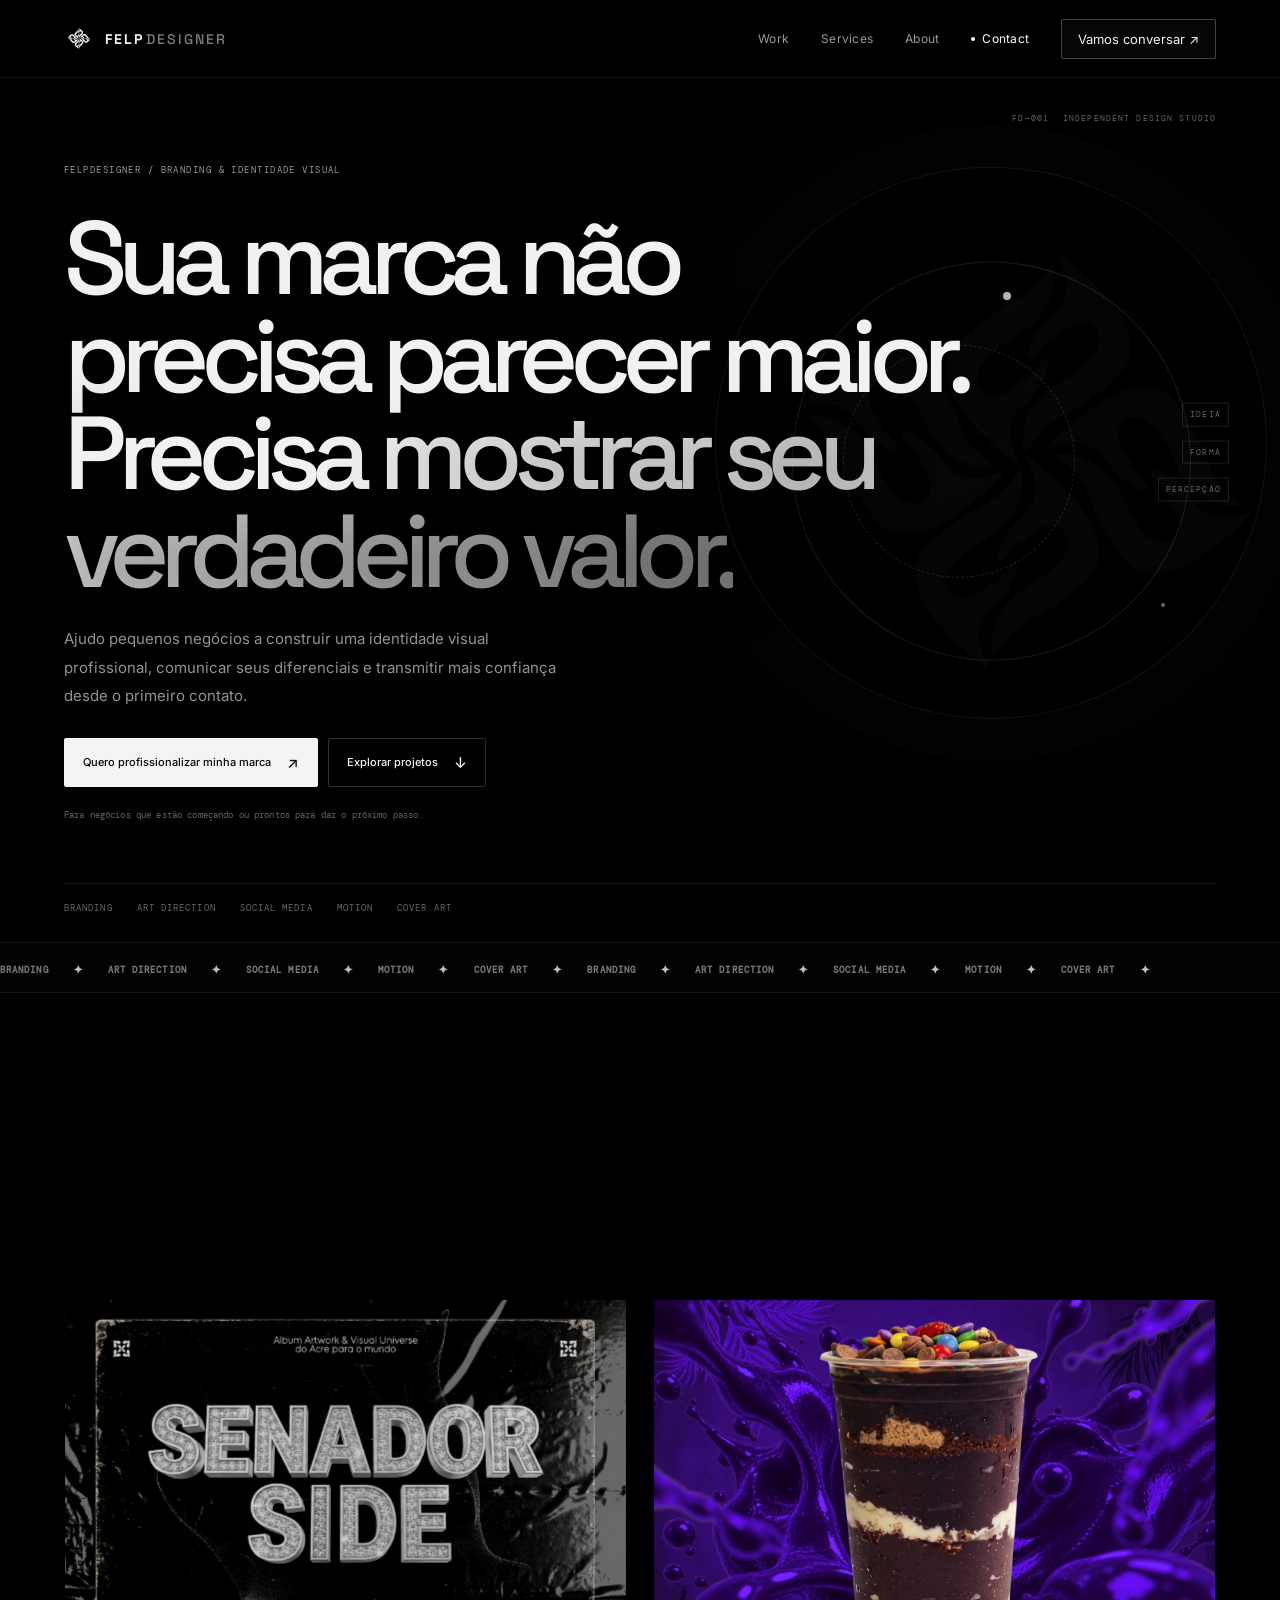
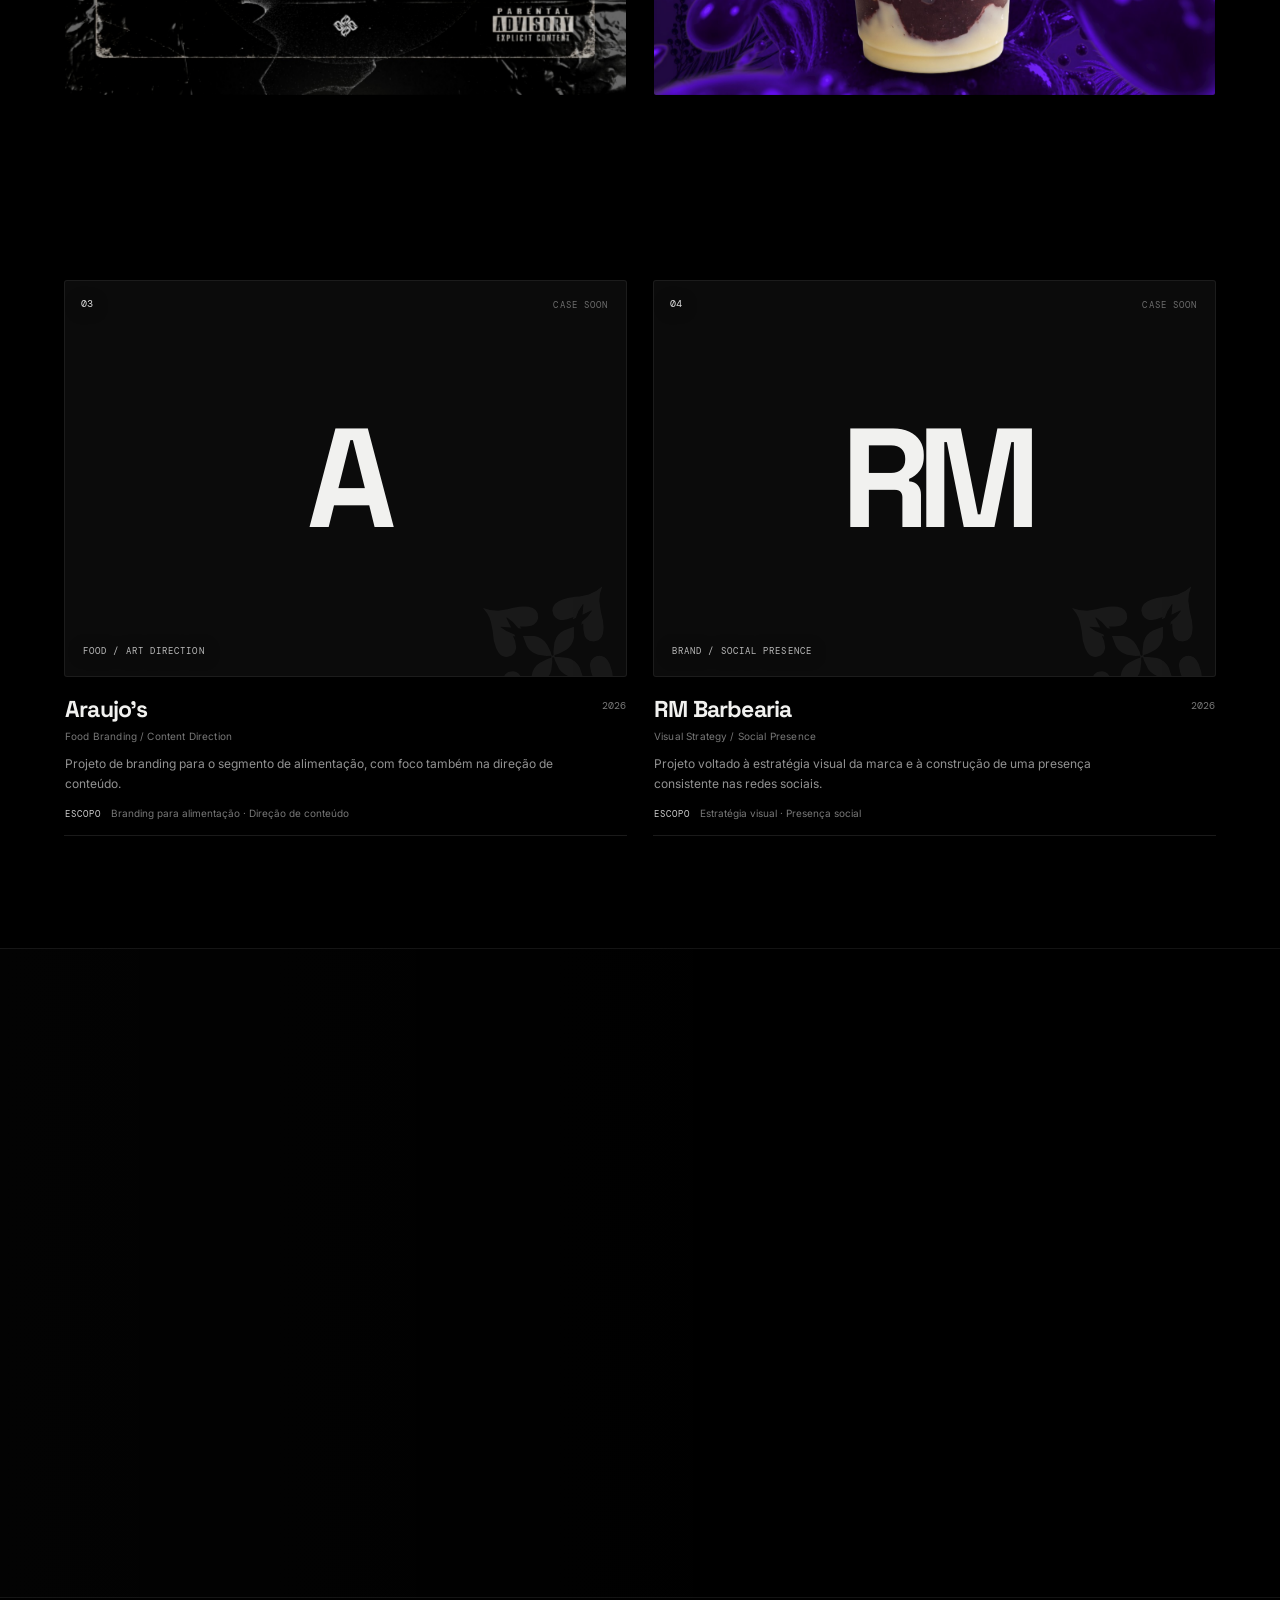
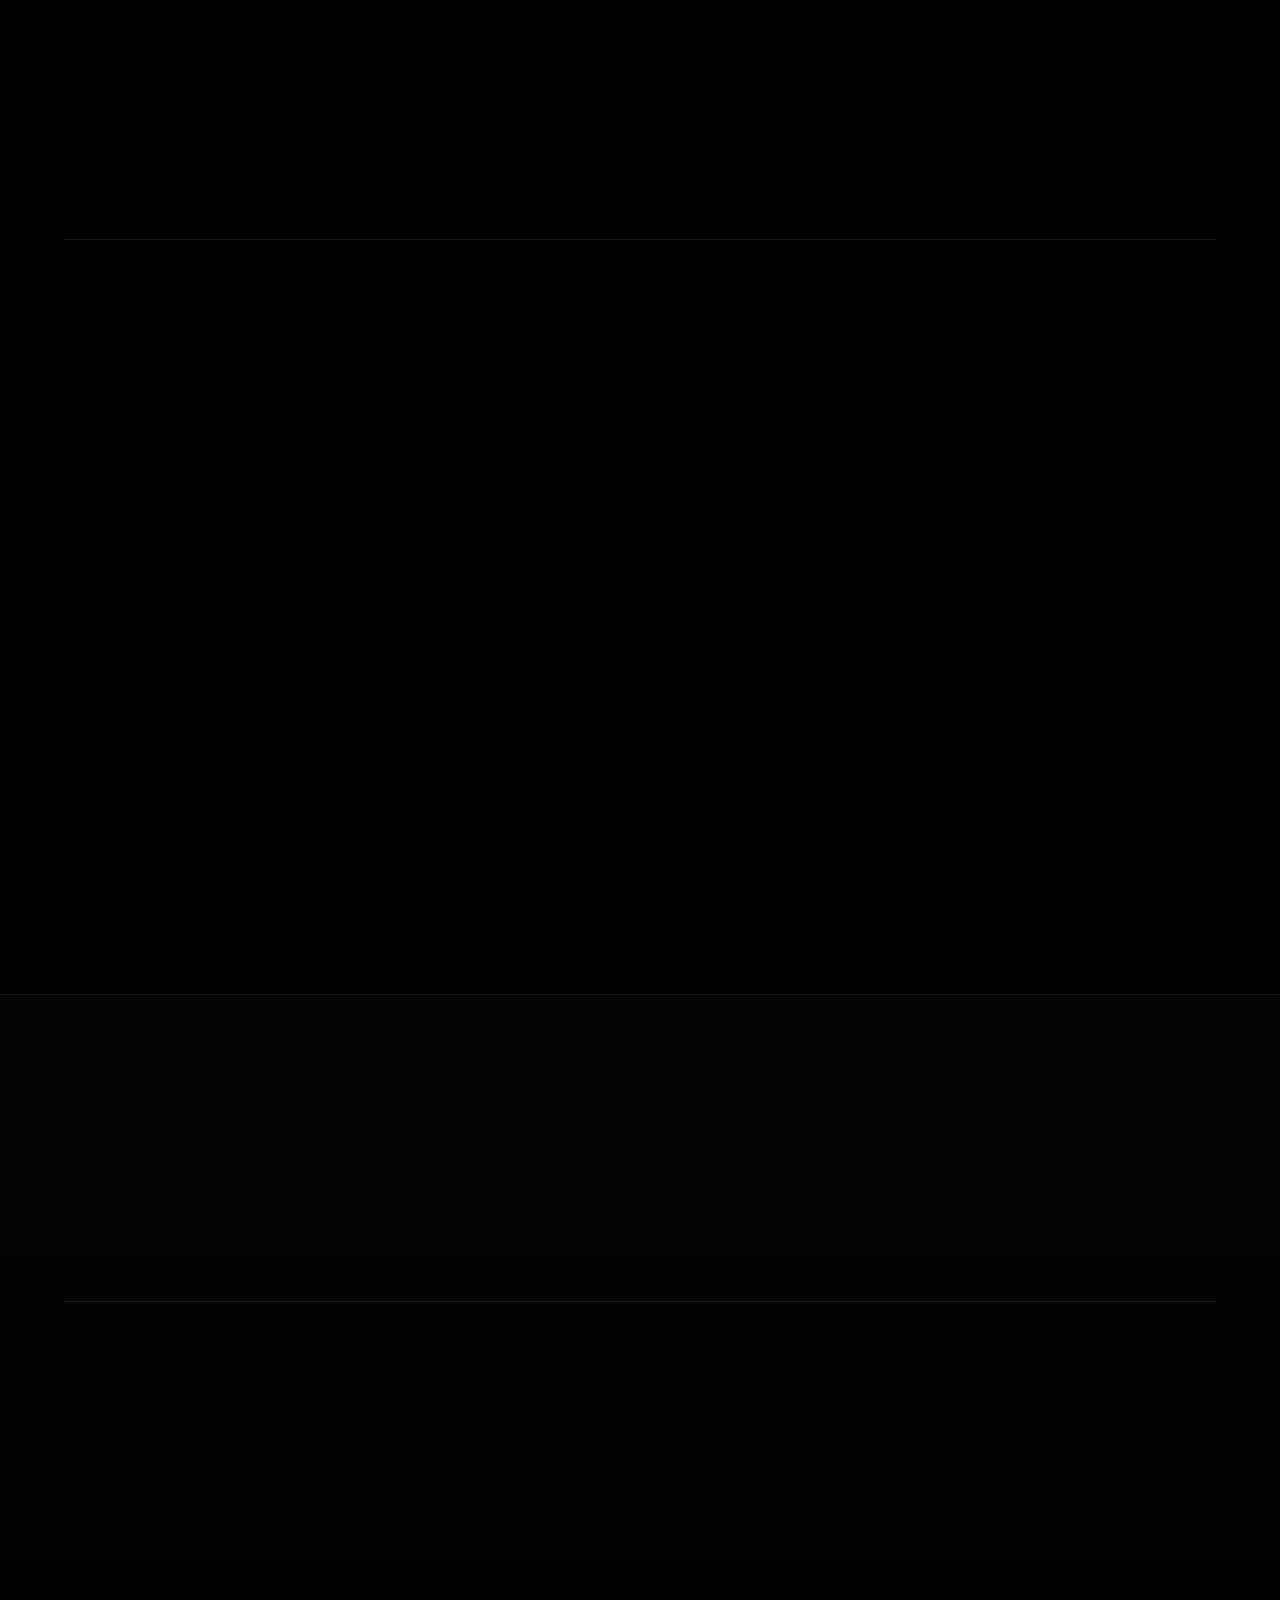
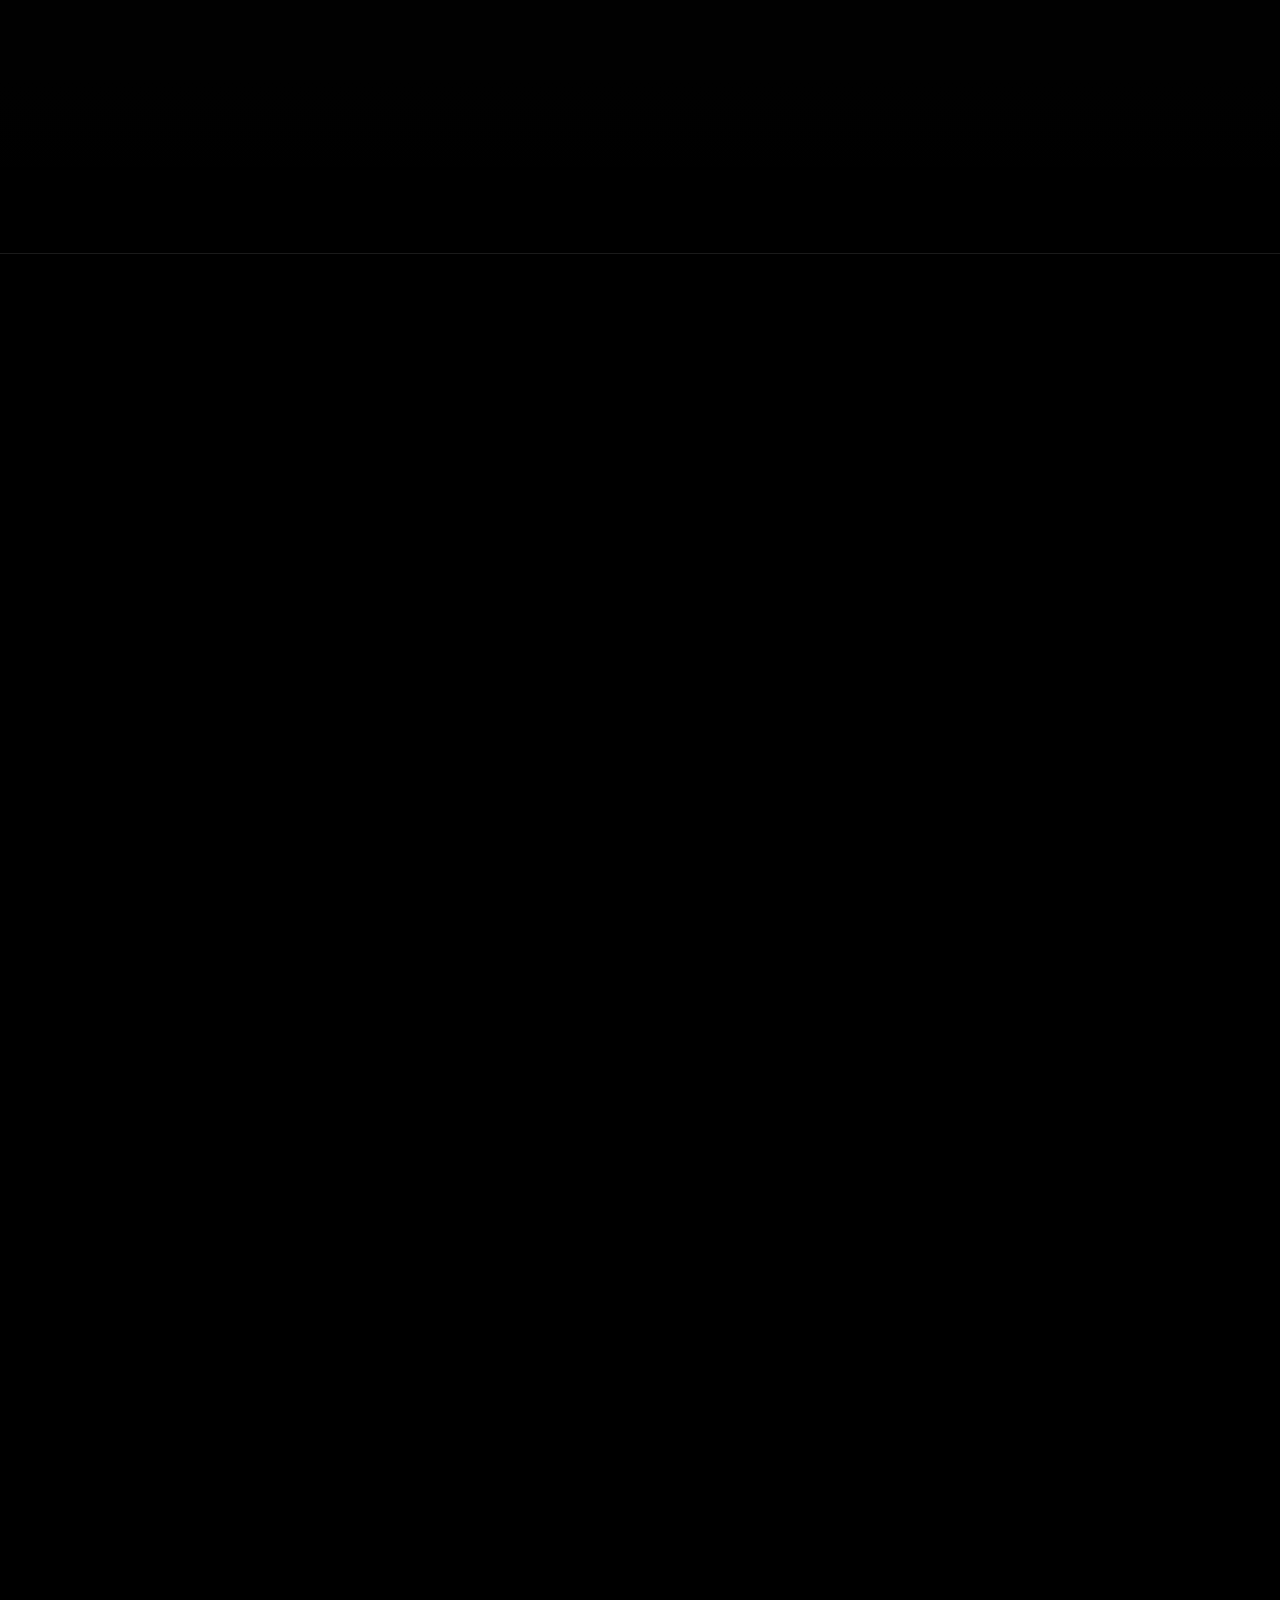
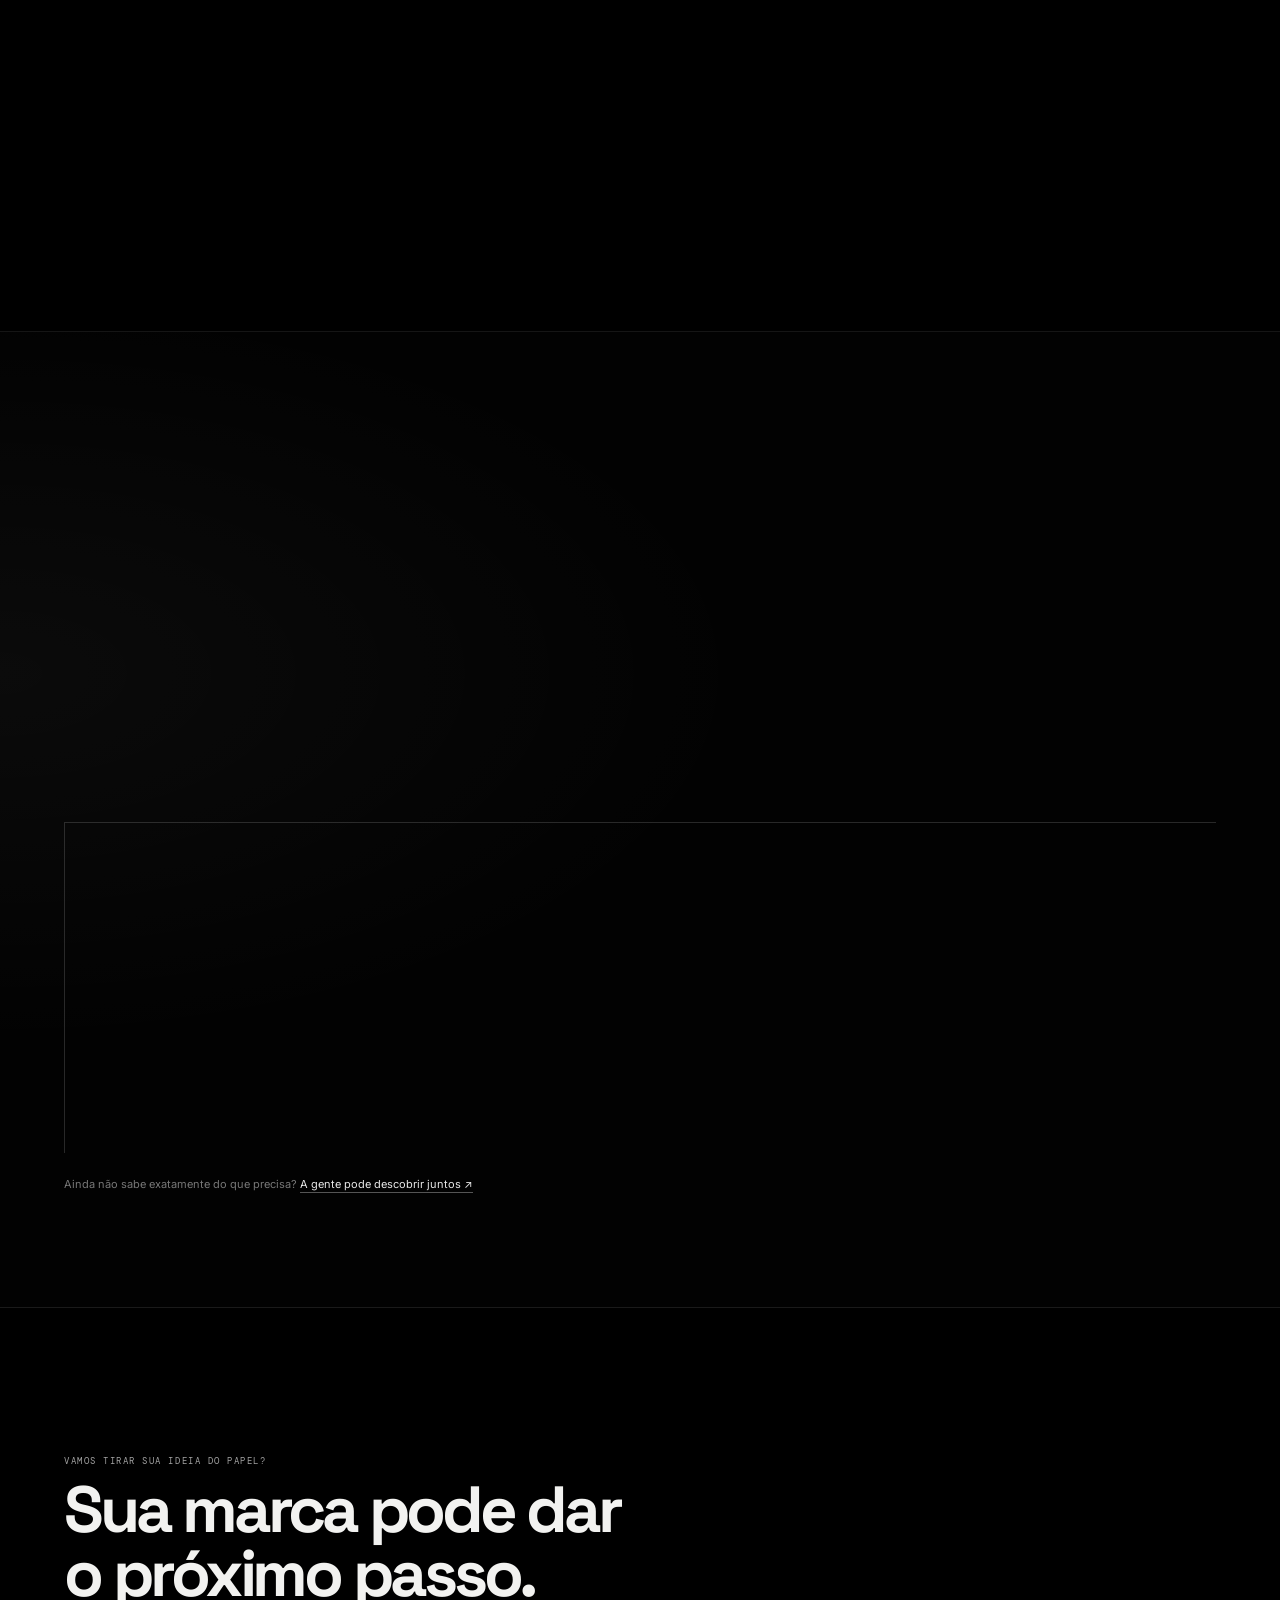
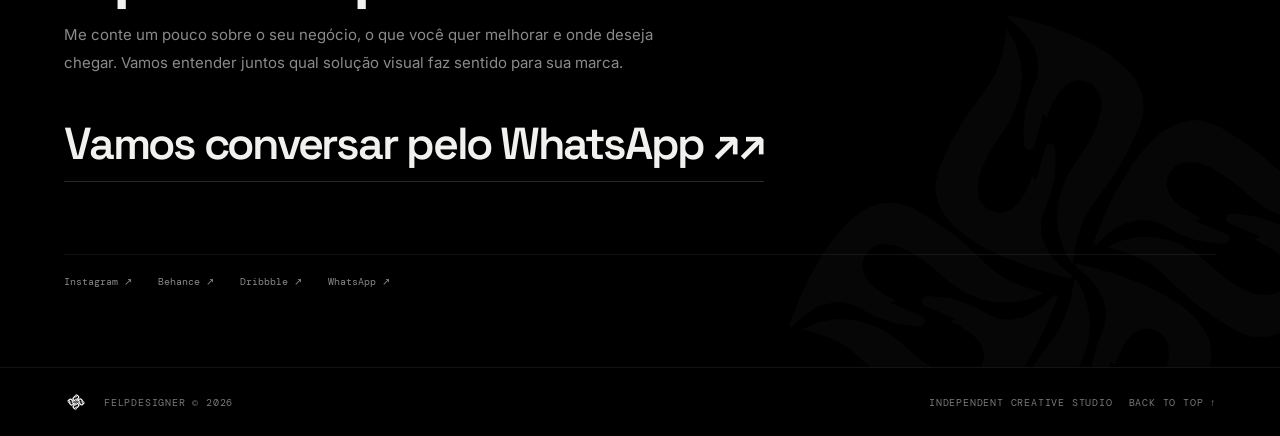
<file: docs/index.html>
<!doctype html>
<html lang="pt-BR">
<head>
  <meta charset="utf-8" />
  <meta name="viewport" content="width=device-width, initial-scale=1" />
  <meta name="description" content="Crie uma identidade visual profissional para seu negócio com a Felpdesigner. Branding, estratégia visual e design para marcas que querem crescer." />
  <meta name="theme-color" content="#000000" />
  <meta property="og:title" content="Felpdesigner | Branding e Identidade Visual para Negócios" />
  <meta property="og:description" content="Crie uma identidade visual profissional para seu negócio com a Felpdesigner. Branding, estratégia visual e design para marcas que querem crescer." />
  <title>Felpdesigner | Branding e Identidade Visual para Negócios</title>
  <link rel="icon" href="./assets/favicon.svg" type="image/svg+xml" />
  <link rel="preconnect" href="https://fonts.googleapis.com">
  <link rel="preconnect" href="https://fonts.gstatic.com" crossorigin>
  <link href="https://fonts.googleapis.com/css2?family=DM+Mono:wght@400;500&family=Inter:wght@400;500;600&family=Space+Grotesk:wght@500;600;700&display=swap" rel="stylesheet">
  <link rel="stylesheet" href="./styles.css?v=20261111-6" />
  <link rel="stylesheet" href="./home-experimental.css?v=20261026-7" />
</head>
<body>
  <div class="page-noise" aria-hidden="true"></div>

  <header class="site-header" data-header>
    <a class="brand-lockup" href="#top" aria-label="Felpdesigner — início">
      <img src="./assets/logo-white.svg" alt="" />
      <span>FELP<em>DESIGNER</em></span>
    </a>

    <button class="menu-toggle" type="button" aria-label="Abrir menu" aria-expanded="false" data-menu-button>MENU</button>

    <nav class="nav" aria-label="Navegação principal" data-menu>
      <a href="#work">Work</a>
      <a href="#services">Services</a>
      <a href="#about">About</a>
      <a href="#contact">Contact</a>
      <a class="nav-cta" href="https://wa.me/5548920023095?text=Ol%C3%A1%2C%20Felipe!%20Conheci%20seu%20trabalho%20pela%20Felpdesigner%20e%20quero%20entender%20como%20podemos%20desenvolver%20uma%20identidade%20visual%20profissional%20para%20o%20meu%20neg%C3%B3cio." target="_blank" rel="noopener">Vamos conversar ↗</a>
    </nav>
  </header>

  <main id="top">
    <section class="hero section-shell">
      <div class="hero-grid-overlay" aria-hidden="true"></div>
      <div class="hero-orbit hero-orbit-one" aria-hidden="true"></div>
      <div class="hero-orbit hero-orbit-two" aria-hidden="true"></div>
      <img class="hero-symbol" src="./assets/logo-white.svg" alt="" aria-hidden="true" />
      <div class="hero-content reveal">
        <p class="eyebrow">Felpdesigner / Branding & Identidade Visual</p>
        <h1>Sua marca não precisa parecer maior. Precisa <span>mostrar seu verdadeiro valor.</span></h1>
        <p class="hero-copy">Ajudo pequenos negócios a construir uma identidade visual profissional, comunicar seus diferenciais e transmitir mais confiança desde o primeiro contato.</p>
        <div class="hero-actions">
          <a class="btn btn-light" href="#contact">Quero profissionalizar minha marca <span aria-hidden="true">↗</span></a>
          <a class="btn btn-outline" href="#work">Explorar projetos <span aria-hidden="true">↓</span></a>
        </div>
        <p class="hero-note">Para negócios que estão começando ou prontos para dar o próximo passo.</p>
      </div>

      <div class="hero-coordinate hero-coordinate-top" aria-hidden="true">
        <span>FD—001</span>
        <span>INDEPENDENT DESIGN STUDIO</span>
      </div>
      <div class="hero-coordinate hero-coordinate-side" aria-hidden="true">
        <span>IDEIA</span><span>FORMA</span><span>PERCEPÇÃO</span>
      </div>

      <div class="hero-footer">
        <span>Branding</span>
        <span>Art Direction</span>
        <span>Social Media</span>
        <span>Motion</span>
        <span>Cover Art</span>
      </div>
    </section>

    <section class="ticker" aria-label="Especialidades">
      <div class="ticker-track">
        <span>BRANDING</span><i>✦</i><span>ART DIRECTION</span><i>✦</i><span>SOCIAL MEDIA</span><i>✦</i><span>MOTION</span><i>✦</i><span>COVER ART</span><i>✦</i>
        <span>BRANDING</span><i>✦</i><span>ART DIRECTION</span><i>✦</i><span>SOCIAL MEDIA</span><i>✦</i><span>MOTION</span><i>✦</i><span>COVER ART</span><i>✦</i>
      </div>
    </section>

    <section id="work" class="section section-shell">
      <div class="section-head reveal">
        <div>
          <p class="kicker">Selected Work / 2026</p>
          <h2>Projetos que constroem percepção.</h2>
        </div>
        <p>Conheça projetos de identidade, direção de arte e comunicação visual. Cada trabalho parte de uma ideia e ganha forma em um sistema visual consistente.</p>
      </div>

      <div class="work-grid">
        <a class="work-card work-featured reveal" href="./senador-side.html">
          <div class="work-visual visual-senador has-cover">
            <img class="cover-photo" src="./assets/senador-side-restored.jpg" alt="Capa do projeto Senador Side" loading="eager" decoding="async" />
            <div class="cover-shade" aria-hidden="true"></div>
            <span class="work-index">01</span>
            <span class="project-type">Music / Visual Identity</span>
            <span class="view-project">Abrir estudo de caso ↗</span>
          </div>
          <div class="work-meta">
            <div>
              <h3>Senador Side</h3>
              <p>Album Cover / Visual Identity / Art Direction</p>
            </div>
            <span>2026</span>
          </div>
          <div class="case-summary">
            <p>Projeto musical apresentado por meio de uma capa de álbum, identidade visual e direção de arte.</p>
            <p class="case-scope"><span>Escopo</span> Capa de álbum · Identidade visual · Direção de arte</p>
          </div>
        </a>

        <article class="work-card reveal">
          <div class="work-visual visual-puracai has-cover">
            <img class="cover-photo" src="./assets/puracai-restored.jpg" alt="Capa do projeto Puraçaí" loading="eager" decoding="async" />
            <div class="cover-shade" aria-hidden="true"></div>
            <span class="work-index">02</span>
            <span class="project-type">Branding / Social</span>
            <span class="view-project view-static">Selected work</span>
          </div>
          <div class="work-meta">
            <div><h3>Puraçaí</h3><p>Brand Identity / Social System</p></div>
            <span>2026</span>
          </div>
          <div class="case-summary">
            <p>Projeto de identidade de marca acompanhado por um sistema visual para comunicação em redes sociais.</p>
            <p class="case-scope"><span>Escopo</span> Identidade de marca · Sistema para social media</p>
          </div>
        </article>

        <article class="work-card reveal">
          <div class="work-visual visual-araujos">
            <span class="work-index">03</span>
            <span class="project-type">Food / Art Direction</span>
            <div class="project-monogram">A</div>
            <img class="work-ornament subtle" src="./assets/ornament-white.svg" alt="" aria-hidden="true" />
            <span class="view-project view-static">Case soon</span>
          </div>
          <div class="work-meta">
            <div><h3>Araujo's</h3><p>Food Branding / Content Direction</p></div>
            <span>2026</span>
          </div>
          <div class="case-summary">
            <p>Projeto de branding para o segmento de alimentação, com foco também na direção de conteúdo.</p>
            <p class="case-scope"><span>Escopo</span> Branding para alimentação · Direção de conteúdo</p>
          </div>
        </article>

        <article class="work-card reveal">
          <div class="work-visual visual-rm">
            <span class="work-index">04</span>
            <span class="project-type">Brand / Social Presence</span>
            <div class="project-monogram">RM</div>
            <img class="work-ornament subtle" src="./assets/ornament-white.svg" alt="" aria-hidden="true" />
            <span class="view-project view-static">Case soon</span>
          </div>
          <div class="work-meta">
            <div><h3>RM Barbearia</h3><p>Visual Strategy / Social Presence</p></div>
            <span>2026</span>
          </div>
          <div class="case-summary">
            <p>Projeto voltado à estratégia visual da marca e à construção de uma presença consistente nas redes sociais.</p>
            <p class="case-scope"><span>Escopo</span> Estratégia visual · Presença social</p>
          </div>
        </article>
      </div>
    </section>

    <section class="manifesto section-shell">
      <div class="manifesto-symbol-wrap reveal" aria-hidden="true">
        <img src="./assets/ornament-white.svg" alt="" />
      </div>
      <div class="manifesto-copy reveal">
        <p class="kicker">Manifesto</p>
        <h2>Não é só fazer bonito. É construir percepção.</h2>
        <p>Cada projeto nasce de uma ideia central. A partir dela, desenvolvo uma linguagem capaz de conectar conceito, estética e comunicação — da primeira impressão aos detalhes que fazem uma marca ser reconhecida.</p>
      </div>
    </section>

    <section id="services" class="section section-shell">
      <div class="section-head reveal">
        <div>
          <p class="kicker">What I do</p>
          <h2>Serviços</h2>
        </div>
        <p>Do conceito à aplicação, cada entrega é pensada como parte de um sistema visual consistente.</p>
      </div>

      <div class="service-list">
        <article class="service-row reveal"><span>01</span><h3>Branding & Identidade Visual</h3><p>Conceito, logo, sistema visual, tipografia, cores e aplicações.</p></article>
        <article class="service-row reveal"><span>02</span><h3>Direção de Arte</h3><p>Conceitos, campanhas e universos visuais para marcas e projetos criativos.</p></article>
        <article class="service-row reveal"><span>03</span><h3>Social Media Design</h3><p>Conteúdo pensado como sistema, não como uma coleção de posts desconectados.</p></article>
        <article class="service-row reveal"><span>04</span><h3>Cover Art</h3><p>Capas e identidades visuais para artistas, singles, álbuns e projetos musicais.</p></article>
        <article class="service-row reveal"><span>05</span><h3>Motion Design</h3><p>Movimento aplicado à identidade para ampliar impacto, ritmo e percepção.</p></article>
        <article class="service-row reveal"><span>06</span><h3>Campanhas & Key Visuals</h3><p>Conceitos visuais adaptáveis para diferentes formatos, mídias e pontos de contato.</p></article>
      </div>
    </section>

    <section id="process" class="section section-shell process-section">
      <div class="section-head reveal">
        <div>
          <p class="kicker">How we work</p>
          <h2>Um processo claro, do começo ao fim.</h2>
        </div>
        <p>Você entende cada etapa, participa das decisões importantes e acompanha sua marca ganhar forma com intenção.</p>
      </div>
      <div class="service-list process-list">
        <article class="service-row reveal"><span>01</span><h3>Conversa & diagnóstico</h3><p>Entendo seu negócio, seu público e o que você precisa comunicar antes de definir qualquer direção visual.</p></article>
        <article class="service-row reveal"><span>02</span><h3>Estratégia & conceito</h3><p>Organizamos as ideias e definimos um caminho visual alinhado aos objetivos e à personalidade da marca.</p></article>
        <article class="service-row reveal"><span>03</span><h3>Criação & desenvolvimento</h3><p>A identidade ganha forma com escolhas visuais consistentes e aplicações pensadas para o seu contexto.</p></article>
        <article class="service-row reveal"><span>04</span><h3>Entrega & orientação</h3><p>Você recebe os materiais combinados e orientações para aplicar a identidade com mais consistência no dia a dia.</p></article>
      </div>
    </section>

    <section id="about" class="about section-shell">
      <div class="about-intro reveal">
        <p class="kicker">About / Felpdesigner</p>
        <h2>Visual forte. Mensagem clara. Marca consistente.</h2>
      </div>

      <div class="about-grid">
        <div class="about-copy reveal">
          <p class="about-lead">Sou Felipe Araújo, designer e diretor visual por trás da Felpdesigner.</p>
          <p>Meu trabalho parte da construção de conceitos para desenvolver identidades, campanhas e universos visuais com personalidade.</p>
          <p>Trabalho principalmente com branding, direção de arte, social media, cover art e motion design, buscando transformar cada projeto em um sistema visual coerente — capaz de funcionar tanto em uma peça individual quanto em toda a comunicação de uma marca.</p>
          <p>A Felpdesigner nasce dessa busca por imagens que não apenas chamem atenção, mas criem percepção, reconhecimento e presença.</p>
        </div>

        <div class="about-system reveal">
          <div><span>01</span><strong>Identity</strong><small>Assinatura principal</small></div>
          <div><span>02</span><strong>Recognition</strong><small>Símbolos complementares</small></div>
          <div><span>03</span><strong>Atmosphere</strong><small>Padrões, textura e movimento</small></div>
        </div>
      </div>
    </section>

    <section class="brand-system section-shell">
      <div class="brand-system-grid">
        <div class="brand-mark-panel reveal">
          <img src="./assets/logo-white.svg" alt="Símbolo oficial Felpdesigner" />
          <span>Primary Mark</span>
        </div>
        <div class="brand-mark-panel reveal">
          <img src="./assets/ornament-white.svg" alt="Elemento complementar Felpdesigner" />
          <span>Secondary Element</span>
        </div>
      </div>

      <div class="palette reveal" aria-label="Paleta visual Felpdesigner">
        <div style="--swatch:#050505"><span>#050505</span></div>
        <div style="--swatch:#0D0D0D"><span>#0D0D0D</span></div>
        <div style="--swatch:#1C1C1C"><span>#1C1C1C</span></div>
        <div style="--swatch:#555555"><span>#555555</span></div>
        <div style="--swatch:#9A9A9A"><span>#9A9A9A</span></div>
        <div class="light-swatch" style="--swatch:#F2F2EF"><span>#F2F2EF</span></div>
        <div class="light-swatch" style="--swatch:#FFFFFF"><span>#FFFFFF</span></div>
      </div>
    </section>

    <section class="studio-strip section-shell reveal" aria-label="Felpdesigner em resumo">
      <div><span>01</span><strong>Concept first</strong><small>Ideia antes do efeito.</small></div>
      <div><span>02</span><strong>System thinking</strong><small>Peças que funcionam juntas.</small></div>
      <div><span>03</span><strong>Visual impact</strong><small>Presença sem excesso.</small></div>
      <div><span>04</span><strong>Built to move</strong><small>Identidade pronta para motion.</small></div>
    </section>


    <section id="start-project" class="section-shell project-pathways">
      <div class="pathways-heading reveal">
        <p class="kicker">Start a project / FD—02</p>
        <h2>Qual é o próximo passo da sua marca?</h2>
        <p>Escolha o que mais se aproxima do seu momento. A conversa já começa com contexto — sem formulário longo e sem complicação.</p>
      </div>
      <div class="pathways-grid">
        <a class="pathway-card reveal" href="https://wa.me/5548920023095?text=Ol%C3%A1%2C%20Felipe!%20Quero%20conversar%20sobre%20branding%20e%20identidade%20visual%20para%20a%20minha%20marca." target="_blank" rel="noopener">
          <span class="pathway-index">01 / MARCAS</span>
          <span class="pathway-symbol" aria-hidden="true">↗</span>
          <h3>Quero construir uma marca forte.</h3>
          <p>Identidade visual, posicionamento e um sistema visual consistente para o meu negócio.</p>
          <span class="pathway-link">Conversar sobre branding <span aria-hidden="true">↗</span></span>
        </a>
        <a class="pathway-card reveal" href="https://wa.me/5548920023095?text=Ol%C3%A1%2C%20Felipe!%20Preciso%20melhorar%20a%20presen%C3%A7a%20visual%20da%20minha%20marca%20nas%20redes%20sociais." target="_blank" rel="noopener">
          <span class="pathway-index">02 / COMUNICAÇÃO</span>
          <span class="pathway-symbol" aria-hidden="true">↗</span>
          <h3>Quero comunicar melhor.</h3>
          <p>Direção de arte e conteúdo visual para apresentar minha marca com mais consistência.</p>
          <span class="pathway-link">Conversar sobre comunicação <span aria-hidden="true">↗</span></span>
        </a>
        <a class="pathway-card reveal" href="https://wa.me/5548920023095?text=Ol%C3%A1%2C%20Felipe!%20Tenho%20um%20projeto%20musical%20ou%20criativo%20e%20quero%20conversar%20sobre%20a%20dire%C3%A7%C3%A3o%20visual." target="_blank" rel="noopener">
          <span class="pathway-index">03 / PROJETOS CRIATIVOS</span>
          <span class="pathway-symbol" aria-hidden="true">↗</span>
          <h3>Tenho uma ideia para tirar do papel.</h3>
          <p>Capas, universos visuais e direção de arte para artistas e projetos independentes.</p>
          <span class="pathway-link">Conversar sobre uma ideia <span aria-hidden="true">↗</span></span>
        </a>
      </div>
      <p class="pathways-footnote">Ainda não sabe exatamente do que precisa? <a href="https://wa.me/5548920023095?text=Ol%C3%A1%2C%20Felipe!%20Tenho%20uma%20ideia%20e%20gostaria%20de%20ajuda%20para%20entender%20qual%20solu%C3%A7%C3%A3o%20visual%20faz%20sentido." target="_blank" rel="noopener">A gente pode descobrir juntos ↗</a></p>
    </section>

    <section id="contact" class="contact section-shell">
      <img class="contact-symbol" src="./assets/logo-white.svg" alt="" aria-hidden="true" />
      <div class="contact-inner reveal">
        <p class="kicker">Vamos tirar sua ideia do papel?</p>
        <h2>Sua marca pode dar o próximo passo.</h2>
        <p>Me conte um pouco sobre o seu negócio, o que você quer melhorar e onde deseja chegar. Vamos entender juntos qual solução visual faz sentido para sua marca.</p>
        <a class="big-cta" href="https://wa.me/5548920023095?text=Ol%C3%A1%2C%20Felipe!%20Quero%20profissionalizar%20a%20identidade%20visual%20do%20meu%20neg%C3%B3cio.%20Podemos%20conversar%20sobre%20o%20projeto%3F" target="_blank" rel="noopener">Vamos conversar pelo WhatsApp ↗</a>
      </div>

      <div class="social-links reveal">
        <a href="https://www.instagram.com/designerffelp0/" target="_blank" rel="noopener">Instagram ↗</a>
        <a href="https://www.behance.net/felpdesigner" target="_blank" rel="noopener">Behance ↗</a>
        <a href="https://dribbble.com/shots/27745447-SENADOR-SIDE-Album-Cover-Visual-Identity" target="_blank" rel="noopener">Dribbble ↗</a>
        <a href="https://wa.me/5548920023095?text=Ol%C3%A1%2C%20Felipe!%20Quero%20conhecer%20melhor%20seus%20servi%C3%A7os%20de%20design%20para%20o%20meu%20neg%C3%B3cio." target="_blank" rel="noopener">WhatsApp ↗</a>
      </div>
    </section>
  </main>

  <footer class="site-footer">
    <div class="footer-brand">
      <img src="./assets/logo-white.svg" alt="" />
      <span>FELPDESIGNER © <span id="year"></span></span>
    </div>
    <div class="footer-meta">
      <span>Independent Creative Studio</span>
      <a href="#top">Back to top ↑</a>
    </div>
  </footer>

  <script src="./script.js?v=20261111-7"></script>
</body>
</html>
</file>
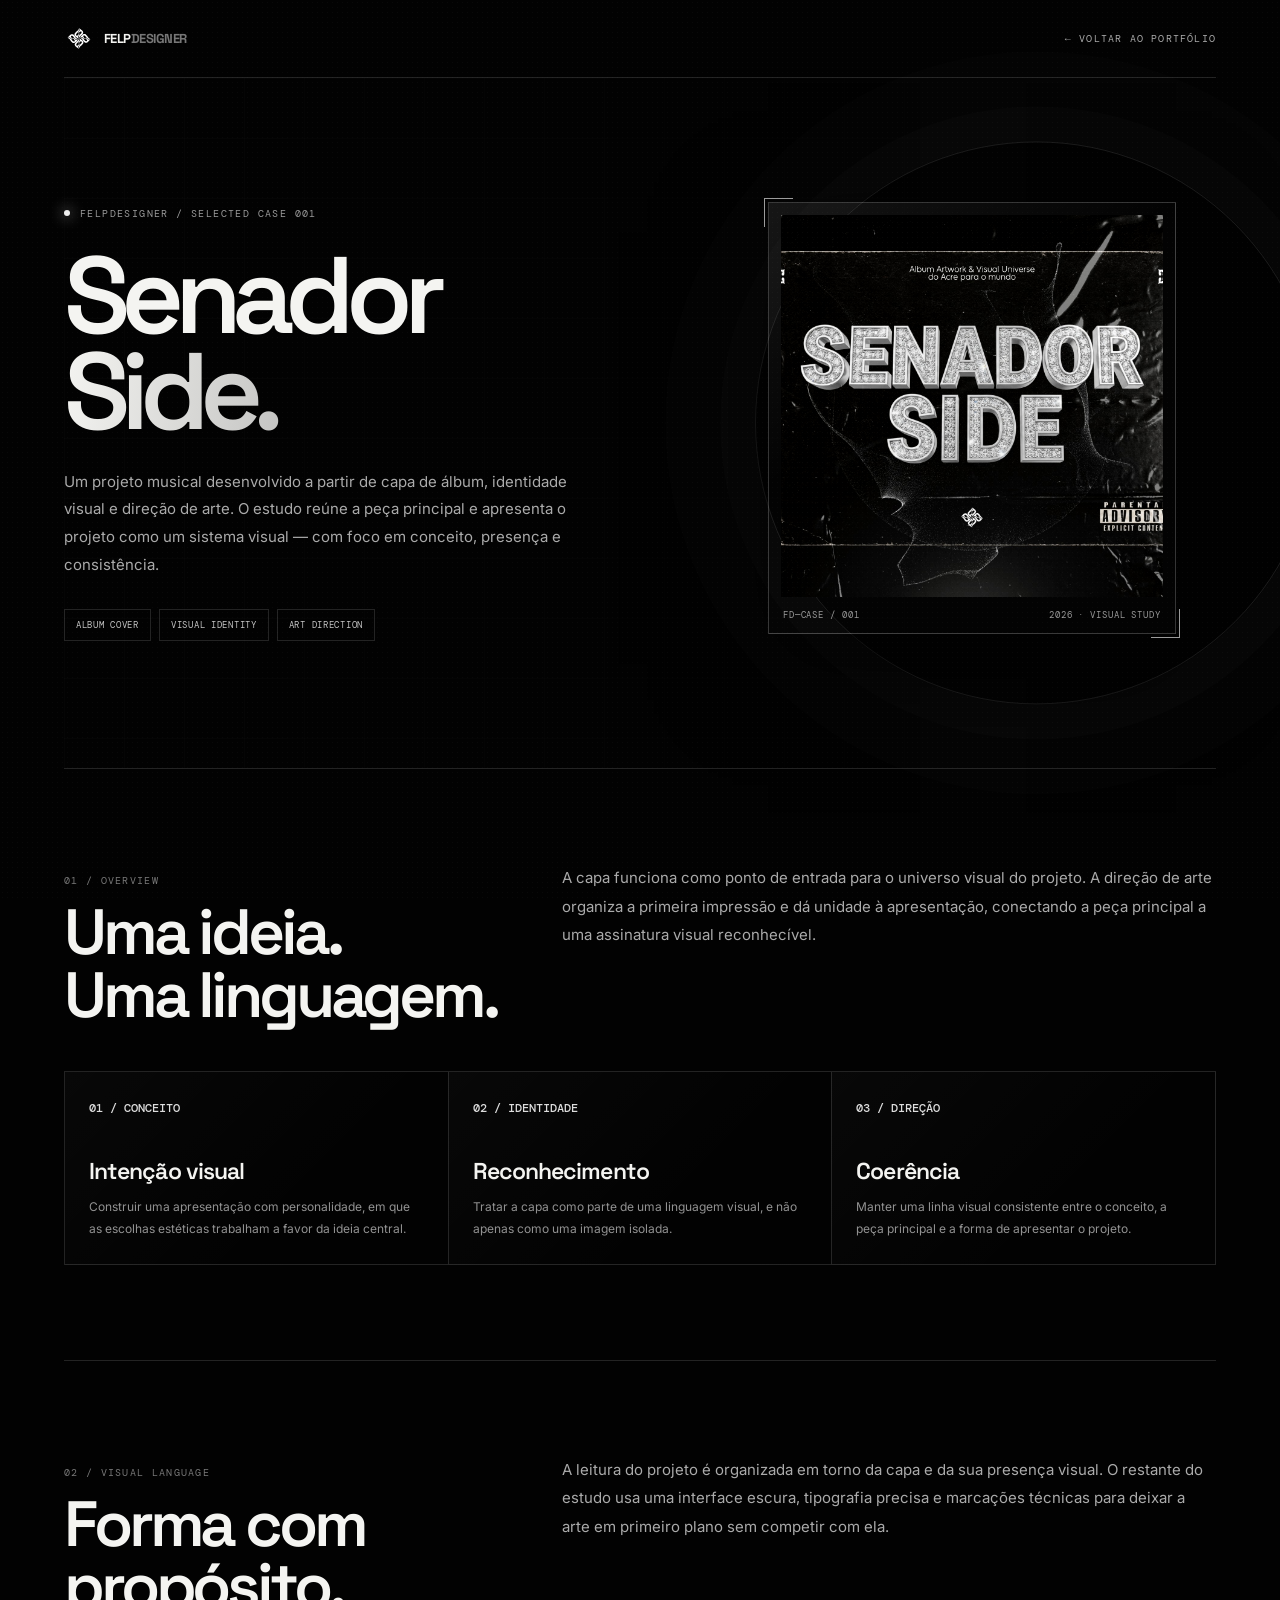
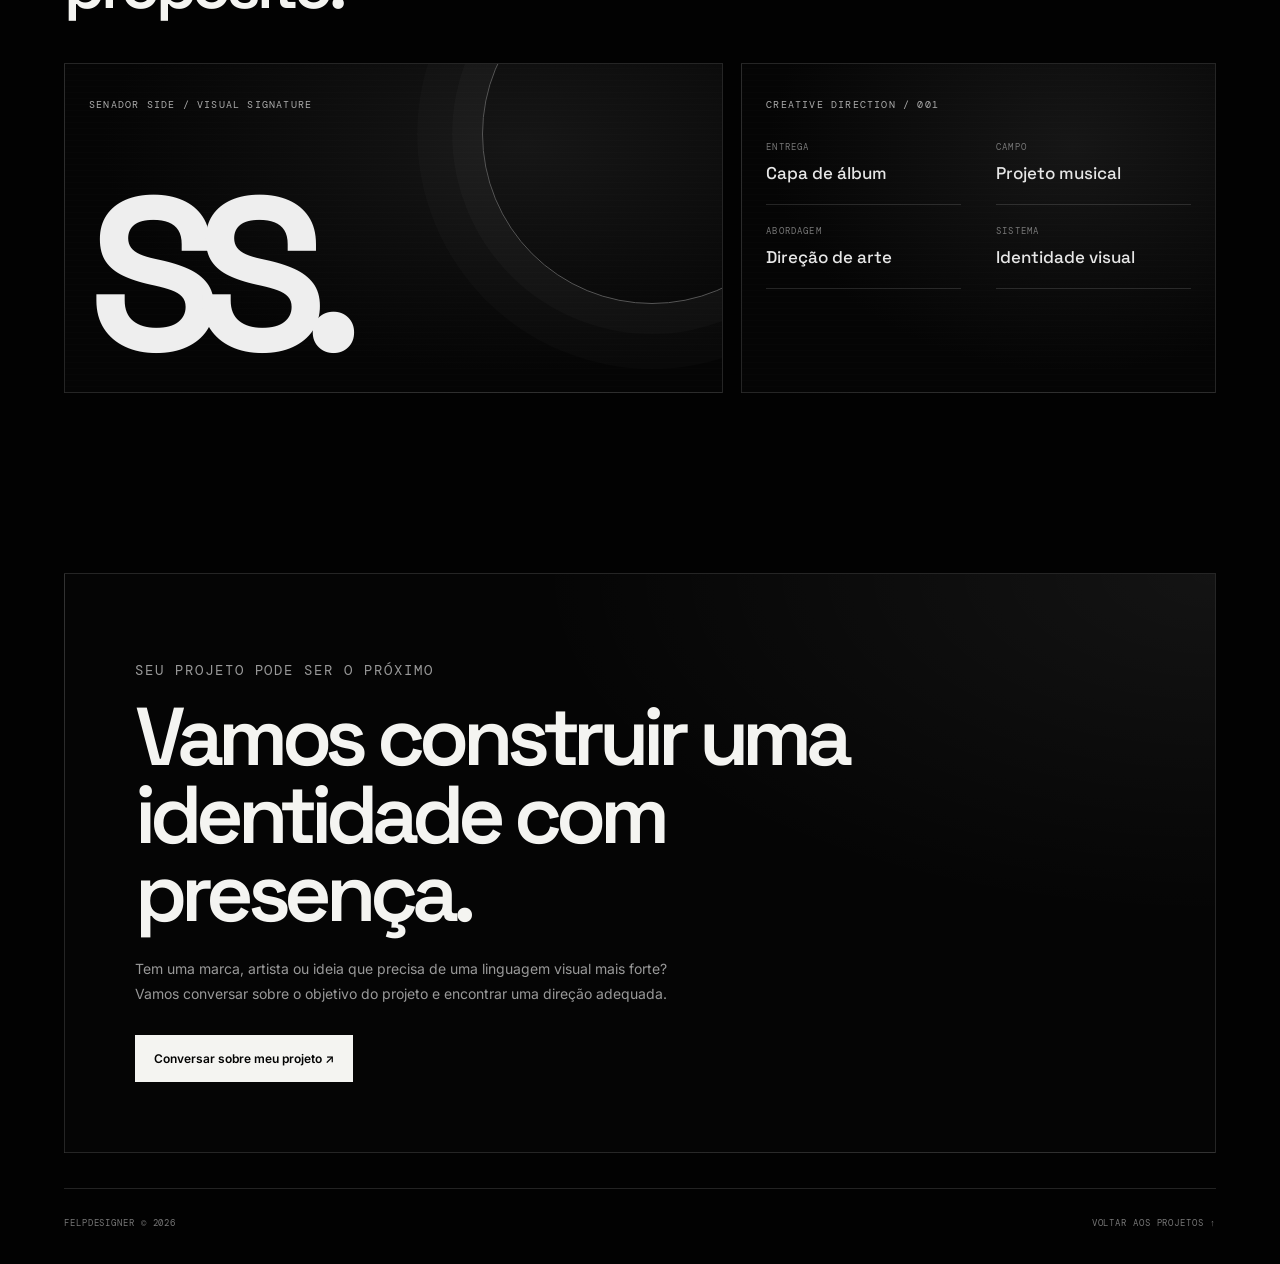
<file: docs/senador-side.html>
<!doctype html>
<html lang="pt-BR">
<head>
  <meta charset="utf-8" />
  <meta name="viewport" content="width=device-width, initial-scale=1" />
  <meta name="theme-color" content="#020202" />
  <meta name="description" content="Estudo de caso Senador Side por Felpdesigner: capa de álbum, identidade visual e direção de arte para um projeto musical." />
  <meta property="og:title" content="Senador Side — Estudo de Caso | Felpdesigner" />
  <meta property="og:description" content="Capa de álbum, identidade visual e direção de arte por Felpdesigner." />
  <title>Senador Side — Estudo de Caso | Felpdesigner</title>
  <link rel="icon" href="./assets/favicon.svg" type="image/svg+xml" />
  <link rel="preconnect" href="https://fonts.googleapis.com">
  <link rel="preconnect" href="https://fonts.gstatic.com" crossorigin>
  <link href="https://fonts.googleapis.com/css2?family=DM+Mono:wght@400;500&family=Inter:wght@400;500;600&family=Space+Grotesk:wght@500;600;700&display=swap" rel="stylesheet">
  <style>
    :root{color-scheme:dark;--bg:#020202;--panel:#080808;--white:#f4f4f1;--muted:#929292;--line:rgba(255,255,255,.13);--mono:"DM Mono",monospace;--display:"Space Grotesk",sans-serif}
    *{box-sizing:border-box}html{scroll-behavior:smooth}body{margin:0;background:var(--bg);color:var(--white);font-family:Inter,Arial,sans-serif;overflow-x:hidden}
    body:before{content:"";position:fixed;inset:0;z-index:10;pointer-events:none;opacity:.045;background-image:radial-gradient(rgba(255,255,255,.7) .5px,transparent .7px);background-size:5px 5px}
    a{color:inherit;text-decoration:none}img{display:block;max-width:100%}.wrap{width:min(1320px,90vw);margin:auto}
    .topbar{height:78px;display:flex;align-items:center;justify-content:space-between;border-bottom:1px solid var(--line);font:10px var(--mono);letter-spacing:.12em;text-transform:uppercase}
    .brand{display:flex;align-items:center;gap:10px;font:700 13px var(--display);letter-spacing:-.04em}.brand img{width:30px;height:30px;object-fit:contain}.brand em{font-style:normal;color:#777}
    .back{color:#aaa;transition:color .2s}.back:hover{color:white}
    .case-hero{position:relative;min-height:690px;display:grid;grid-template-columns:1fr .85fr;align-items:center;gap:7vw;padding:80px 0 90px;isolation:isolate}
    .case-hero:before{content:"";position:absolute;inset:0;z-index:-2;opacity:.2;background-image:linear-gradient(rgba(255,255,255,.07) 1px,transparent 1px),linear-gradient(90deg,rgba(255,255,255,.07) 1px,transparent 1px);background-size:60px 60px;mask-image:linear-gradient(90deg,#000,transparent)}
    .orb{position:absolute;z-index:-1;width:44vw;max-width:610px;aspect-ratio:1;border:1px solid rgba(255,255,255,.1);border-radius:50%;right:-8vw;top:50%;transform:translateY(-50%);box-shadow:0 0 0 35px rgba(255,255,255,.012),0 0 0 90px rgba(255,255,255,.008)}
    .eyebrow,.micro{font:10px/1.8 var(--mono);letter-spacing:.14em;text-transform:uppercase;color:#999}
    .eyebrow:before{content:"";display:inline-block;width:6px;height:6px;background:#eee;border-radius:50%;margin:0 10px 1px 0;box-shadow:0 0 15px #fff}
    h1{font:600 clamp(58px,8.5vw,118px)/.88 var(--display);letter-spacing:-.085em;margin:25px 0 28px;max-width:720px}
    h1 span{display:block;color:#747474;background:linear-gradient(100deg,#f4f4f1,#7c7c7c);background-clip:text;-webkit-background-clip:text;-webkit-text-fill-color:transparent}
    .intro{max-width:520px;font-size:15px;line-height:1.85;color:#aaa}
    .tags{display:flex;flex-wrap:wrap;gap:8px;margin-top:30px}.tags span{border:1px solid var(--line);padding:9px 11px;font:9px var(--mono);letter-spacing:.08em;text-transform:uppercase;color:#c4c4c4}
    .art-frame{position:relative;padding:12px;border:1px solid rgba(255,255,255,.2);background:linear-gradient(145deg,rgba(255,255,255,.07),rgba(255,255,255,.005) 40%);box-shadow:0 30px 100px rgba(0,0,0,.65)}
    .art-frame:before,.art-frame:after{content:"";position:absolute;width:28px;height:28px;border-color:#eee;border-style:solid;opacity:.65}.art-frame:before{top:-5px;left:-5px;border-width:1px 0 0 1px}.art-frame:after{right:-5px;bottom:-5px;border-width:0 1px 1px 0}
    .art-frame img{width:100%;aspect-ratio:1;object-fit:cover;filter:contrast(1.04);background:#080808}
    .frame-label{display:flex;justify-content:space-between;gap:10px;padding:12px 2px 0;font:9px var(--mono);letter-spacing:.1em;color:#999;text-transform:uppercase}
    .section{padding:95px 0;border-top:1px solid var(--line)}.section-head{display:grid;grid-template-columns:.7fr 1fr;gap:40px;align-items:start;margin-bottom:45px}
    .num{font:10px var(--mono);letter-spacing:.13em;color:#777}.section h2{font:600 clamp(34px,5vw,64px)/.98 var(--display);letter-spacing:-.065em;margin:14px 0 0}
    .section-lead{max-width:650px;font-size:15px;line-height:1.9;color:#aaa;margin:0}
    .principles{display:grid;grid-template-columns:repeat(3,1fr);border-top:1px solid var(--line);border-left:1px solid var(--line)}
    .principle{min-height:190px;padding:24px;border-right:1px solid var(--line);border-bottom:1px solid var(--line);background:linear-gradient(135deg,rgba(255,255,255,.025),transparent 65%)}
    .principle b{font:500 12px var(--mono);color:#ddd}.principle h3{font:600 23px var(--display);letter-spacing:-.04em;margin:40px 0 10px}.principle p{font-size:12px;line-height:1.8;color:#929292;margin:0}
    .gallery{display:grid;grid-template-columns:1fr .72fr;gap:18px;align-items:stretch}.gallery-panel{min-height:330px;border:1px solid var(--line);padding:24px;background:radial-gradient(ellipse at 70% 25%,#161616,#050505 65%);position:relative;overflow:hidden}
    .gallery-panel:after{content:"";position:absolute;inset:0;pointer-events:none;background:repeating-linear-gradient(0deg,transparent 0 5px,rgba(255,255,255,.018) 6px)}
    .giant-mark{font:700 clamp(80px,17vw,220px)/.8 var(--display);letter-spacing:-.12em;color:#eee;position:absolute;left:24px;bottom:30px}
    .rings{position:absolute;width:340px;aspect-ratio:1;border:1px solid #555;border-radius:50%;right:-100px;top:-100px;box-shadow:0 0 0 30px rgba(255,255,255,.02),0 0 0 65px rgba(255,255,255,.015)}
    .gallery-panel p{position:relative;z-index:1;font:10px var(--mono);letter-spacing:.12em;text-transform:uppercase;color:#aaa}
    .spec-list{display:grid;grid-template-columns:1fr 1fr;gap:0 35px}.spec{padding:20px 0;border-bottom:1px solid var(--line)}.spec span{display:block;font:9px var(--mono);letter-spacing:.13em;text-transform:uppercase;color:#777;margin-bottom:9px}.spec strong{font:500 17px var(--display);color:#e6e6e6}
    .cta{padding:85px 0 35px}.cta-panel{border:1px solid var(--line);padding:clamp(28px,6vw,70px);position:relative;overflow:hidden;background:radial-gradient(ellipse at 100% 0%,rgba(255,255,255,.06),transparent 42%),#050505}.cta-panel h2{font:600 clamp(38px,7vw,82px)/.95 var(--display);letter-spacing:-.075em;max-width:850px;margin:15px 0 24px}.cta-panel p{color:#999;line-height:1.8;max-width:560px;font-size:14px}.button{display:inline-flex;gap:20px;align-items:center;background:#f4f4f1;color:#030303;padding:16px 19px;margin-top:15px;font-size:12px;font-weight:600;transition:transform .2s,background .2s}.button:hover{transform:translateY(-3px);background:#fff}
    footer{display:flex;justify-content:space-between;gap:20px;padding:28px 0 35px;border-top:1px solid var(--line);font:9px var(--mono);letter-spacing:.1em;text-transform:uppercase;color:#777}

    .case-progress{position:fixed;z-index:30;top:0;left:0;width:var(--case-progress,0%);height:2px;background:#f4f4f1;box-shadow:0 0 16px rgba(255,255,255,.24);pointer-events:none}
    .case-reveal{opacity:0;transform:translateY(18px);transition:opacity .75s ease,transform .75s cubic-bezier(.2,.75,.2,1)}
    .case-reveal.is-visible{opacity:1;transform:translateY(0)}
    .principle,.gallery-panel,.spec{transition:border-color .3s ease,background-color .3s ease}
    .principle:hover{border-color:rgba(255,255,255,.28);background-color:#0b0b0b}
    .art-frame img{transition:transform .8s cubic-bezier(.2,.75,.2,1),filter .5s ease}
    .art-frame:hover img{transform:scale(1.015);filter:contrast(1.08)}
    .cta-panel:after{content:"";position:absolute;inset:0;pointer-events:none;background:linear-gradient(110deg,transparent 25%,rgba(255,255,255,.045) 50%,transparent 75%);transform:translateX(-120%);transition:transform .9s ease}
    .cta-panel:hover:after{transform:translateX(120%)}
    .case-transition{position:fixed;inset:0;z-index:100;display:flex;align-items:flex-end;justify-content:space-between;padding:26px 5vw;background:#050505;color:#f4f4f1;opacity:0;visibility:hidden;pointer-events:none;transition:opacity .32s ease,visibility .32s ease;font:10px var(--mono);letter-spacing:.14em;text-transform:uppercase}
    .case-transition.is-active{opacity:1;visibility:visible}
    @media(prefers-reduced-motion:reduce){.case-reveal,.art-frame img,.cta-panel:after,.case-transition{transition:none!important}.case-reveal{opacity:1;transform:none}}

    @media(max-width:800px){.case-hero{grid-template-columns:1fr;gap:45px;min-height:0;padding:70px 0}.orb{width:75vw;right:-20vw;top:45%}.art-frame{max-width:560px;width:100%;margin:0 auto}.section{padding:68px 0}.section-head{grid-template-columns:1fr;gap:20px}.principles{grid-template-columns:1fr}.principle{min-height:145px}.principle h3{margin-top:25px}.gallery{grid-template-columns:1fr}.gallery-panel{min-height:250px}.spec-list{grid-template-columns:1fr 1fr}}
    @media(max-width:480px){.wrap{width:88vw}.topbar{height:68px}.brand{font-size:11px}.brand img{width:25px;height:25px}.back{font-size:9px}.case-hero{padding:58px 0 65px}h1{font-size:clamp(54px,16vw,76px)}.intro{font-size:14px}.section{padding:58px 0}.spec-list{grid-template-columns:1fr}.frame-label{font-size:8px}.cta{padding-top:55px}}
    @media(prefers-reduced-motion:reduce){html{scroll-behavior:auto}.button{transition:none}}
  </style>
</head>
<body>
  <div class="case-progress" aria-hidden="true"></div>
  <div class="case-transition" aria-hidden="true"><span>FELPDESIGNER</span><span>Selected case / Senador Side</span></div>
  <header class="wrap topbar">
    <a class="brand" href="./index.html"><img src="./assets/logo-white.svg" alt=""><span>FELP<em>DESIGNER</em></span></a>
    <a class="back" href="./index.html#work">← Voltar ao portfólio</a>
  </header>
  <main class="wrap">
    <section class="case-hero">
      <div class="orb" aria-hidden="true"></div>
      <div>
        <p class="eyebrow">Felpdesigner / Selected case 001</p>
        <h1>Senador <span>Side.</span></h1>
        <p class="intro">Um projeto musical desenvolvido a partir de capa de álbum, identidade visual e direção de arte. O estudo reúne a peça principal e apresenta o projeto como um sistema visual — com foco em conceito, presença e consistência.</p>
        <div class="tags"><span>Album cover</span><span>Visual identity</span><span>Art direction</span></div>
      </div>
      <figure class="art-frame">
        <img src="./assets/senador-side-restored.jpg" alt="Arte de capa do projeto Senador Side" fetchpriority="high">
        <figcaption class="frame-label"><span>FD—CASE / 001</span><span>2026 · Visual study</span></figcaption>
      </figure>
    </section>

    <section class="section">
      <div class="section-head">
        <div><p class="num">01 / OVERVIEW</p><h2>Uma ideia.<br>Uma linguagem.</h2></div>
        <p class="section-lead">A capa funciona como ponto de entrada para o universo visual do projeto. A direção de arte organiza a primeira impressão e dá unidade à apresentação, conectando a peça principal a uma assinatura visual reconhecível.</p>
      </div>
      <div class="principles">
        <article class="principle"><b>01 / CONCEITO</b><h3>Intenção visual</h3><p>Construir uma apresentação com personalidade, em que as escolhas estéticas trabalham a favor da ideia central.</p></article>
        <article class="principle"><b>02 / IDENTIDADE</b><h3>Reconhecimento</h3><p>Tratar a capa como parte de uma linguagem visual, e não apenas como uma imagem isolada.</p></article>
        <article class="principle"><b>03 / DIREÇÃO</b><h3>Coerência</h3><p>Manter uma linha visual consistente entre o conceito, a peça principal e a forma de apresentar o projeto.</p></article>
      </div>
    </section>

    <section class="section">
      <div class="section-head">
        <div><p class="num">02 / VISUAL LANGUAGE</p><h2>Forma com propósito.</h2></div>
        <p class="section-lead">A leitura do projeto é organizada em torno da capa e da sua presença visual. O restante do estudo usa uma interface escura, tipografia precisa e marcações técnicas para deixar a arte em primeiro plano sem competir com ela.</p>
      </div>
      <div class="gallery">
        <div class="gallery-panel"><p>Senador Side / Visual signature</p><div class="rings" aria-hidden="true"></div><div class="giant-mark">SS.</div></div>
        <div class="gallery-panel"><p>Creative direction / 001</p><div class="spec-list"><div class="spec"><span>Entrega</span><strong>Capa de álbum</strong></div><div class="spec"><span>Campo</span><strong>Projeto musical</strong></div><div class="spec"><span>Abordagem</span><strong>Direção de arte</strong></div><div class="spec"><span>Sistema</span><strong>Identidade visual</strong></div></div></div>
      </div>
    </section>

    <section class="cta">
      <div class="cta-panel">
        <p class="micro">Seu projeto pode ser o próximo</p>
        <h2>Vamos construir uma identidade com presença.</h2>
        <p>Tem uma marca, artista ou ideia que precisa de uma linguagem visual mais forte? Vamos conversar sobre o objetivo do projeto e encontrar uma direção adequada.</p>
        <a class="button" href="https://wa.me/5548920023095?text=Ol%C3%A1%2C%20Felipe!%20Vi%20o%20estudo%20de%20caso%20Senador%20Side%20e%20quero%20conversar%20sobre%20um%20projeto%20visual." target="_blank" rel="noopener">Conversar sobre meu projeto ↗</a>
      </div>
    </section>
    <footer><span>FELPDESIGNER © 2026</span><a href="./index.html#work">Voltar aos projetos ↑</a></footer>
  </main>

  <script>
    // Case study motion and transitions, with reduced-motion support.
    (() => {
      const reduced = window.matchMedia('(prefers-reduced-motion: reduce)').matches;
      const progress = document.querySelector('.case-progress');
      const updateProgress = () => {
        const max = document.documentElement.scrollHeight - window.innerHeight;
        document.documentElement.style.setProperty('--case-progress', (max > 0 ? window.scrollY / max * 100 : 0).toFixed(2) + '%');
      };
      updateProgress();
      window.addEventListener('scroll', updateProgress, { passive: true });

      const revealItems = document.querySelectorAll('.case-hero > div:not(.orb), .art-frame, .section-head, .principle, .gallery-panel, .cta-panel');
      if (reduced || !('IntersectionObserver' in window)) {
        revealItems.forEach((item) => item.classList.add('is-visible'));
      } else {
        revealItems.forEach((item) => item.classList.add('case-reveal'));
        const observer = new IntersectionObserver((entries) => entries.forEach((entry) => {
          if (entry.isIntersecting) {
            entry.target.classList.add('is-visible');
            observer.unobserve(entry.target);
          }
        }), { threshold: .08, rootMargin: '0px 0px -35px 0px' });
        revealItems.forEach((item) => observer.observe(item));
      }

      const overlay = document.querySelector('.case-transition');
      document.querySelectorAll('a[href]').forEach((link) => link.addEventListener('click', (event) => {
        if (reduced || event.defaultPrevented || event.metaKey || event.ctrlKey || event.shiftKey || event.altKey || link.target === '_blank') return;
        let url;
        try { url = new URL(link.href, location.href); } catch { return; }
        if (url.origin !== location.origin || url.pathname === location.pathname || !/\.html?$/.test(url.pathname)) return;
        event.preventDefault();
        overlay.classList.add('is-active');
        window.setTimeout(() => { location.href = url.href; }, 260);
      }));
      window.addEventListener('pageshow', () => {
        if (reduced) return;
        overlay.classList.add('is-active');
        window.setTimeout(() => overlay.classList.remove('is-active'), 70);
      });
    })();
  </script>
</body>
</html>
</file>
<file: docs/styles.css>
:root{
  --bg:#050505;
  --bg-2:#0d0d0d;
  --panel:#101010;
  --panel-2:#151515;
  --text:#f2f2ef;
  --muted:#9a9a9a;
  --line:#242424;
  --line-strong:#3a3a3a;
  --white:#fff;
  --max:1600px;
}

*{box-sizing:border-box}
html{scroll-behavior:smooth}
body{
  margin:0;
  background:var(--bg);
  color:var(--text);
  font-family:Inter,Arial,sans-serif;
  overflow-x:hidden;
}
body.menu-open{overflow:hidden}
a{color:inherit;text-decoration:none}
img{display:block;max-width:100%}
button{font:inherit}

.page-noise{
  position:fixed;
  inset:0;
  z-index:999;
  pointer-events:none;
  opacity:.06;
  background-image:
    radial-gradient(circle at 20% 10%,rgba(255,255,255,.45) 0 1px,transparent 1px),
    radial-gradient(circle at 70% 80%,rgba(255,255,255,.25) 0 1px,transparent 1px);
  background-size:11px 13px,17px 19px;
  mix-blend-mode:soft-light;
}

.site-header{
  position:fixed;
  top:0;
  left:0;
  right:0;
  z-index:100;
  min-height:76px;
  padding:16px 3.5vw;
  display:flex;
  align-items:center;
  justify-content:space-between;
  gap:24px;
  border-bottom:1px solid transparent;
  transition:background .3s ease,border-color .3s ease,backdrop-filter .3s ease;
}
.site-header.scrolled{
  background:rgba(5,5,5,.82);
  border-color:rgba(255,255,255,.08);
  backdrop-filter:blur(18px);
}
.brand-lockup{
  display:flex;
  align-items:center;
  gap:12px;
  min-width:0;
}
.brand-lockup img{width:34px;height:34px;object-fit:contain}
.brand-lockup span{
  font-family:"Space Grotesk",sans-serif;
  font-weight:700;
  letter-spacing:-.035em;
  font-size:14px;
  white-space:nowrap;
}
.brand-lockup em{font-style:normal;color:#7e7e7e;font-weight:500;margin-left:2px}

.nav{display:flex;align-items:center;gap:28px;font-size:13px}
.nav>a:not(.nav-cta){color:#aaa;transition:color .2s ease}
.nav>a:not(.nav-cta):hover{color:#fff}
.nav-cta{
  padding:11px 15px;
  border:1px solid var(--line-strong);
  border-radius:999px;
  transition:background .2s,color .2s;
}
.nav-cta:hover{background:#fff;color:#000}
.menu-toggle{
  display:none;
  border:0;
  background:none;
  color:#fff;
  letter-spacing:.08em;
  font-family:"DM Mono",monospace;
  font-size:12px;
  padding:10px;
}

.section-shell{
  width:min(100%,var(--max));
  margin:0 auto;
  padding-left:3.5vw;
  padding-right:3.5vw;
}
.hero{
  min-height:920px;
  padding-top:160px;
  padding-bottom:42px;
  display:flex;
  flex-direction:column;
  justify-content:center;
  position:relative;
  overflow:hidden;
}
.hero-symbol{
  position:absolute;
  width:min(61vw,900px);
  right:-12vw;
  top:50%;
  transform:translateY(-49%) rotate(8deg);
  opacity:.055;
  filter:blur(.1px);
  pointer-events:none;
}
.hero-content{position:relative;z-index:2;max-width:1250px}
.eyebrow,.kicker{
  margin:0;
  font-family:"DM Mono",monospace;
  text-transform:uppercase;
  letter-spacing:.13em;
  font-size:11px;
  color:#777;
}
.hero h1{
  margin:20px 0 28px;
  max-width:1200px;
  font-family:"Space Grotesk",sans-serif;
  font-size:clamp(64px,8.7vw,148px);
  line-height:.87;
  letter-spacing:-.072em;
  font-weight:700;
}
.hero h1 span{color:#666}
.hero-copy{
  margin:0;
  max-width:720px;
  color:#aaa;
  font-size:clamp(18px,1.6vw,25px);
  line-height:1.45;
}
.hero-actions{display:flex;gap:12px;flex-wrap:wrap;margin-top:34px}
.btn{
  display:inline-flex;
  align-items:center;
  justify-content:center;
  min-height:46px;
  padding:0 20px;
  border-radius:999px;
  font-size:13px;
  border:1px solid #3a3a3a;
  transition:all .2s ease;
}
.btn-light{background:#fff;color:#000;border-color:#fff}
.btn-light:hover{background:#dcdcdc}
.btn-outline:hover{background:#fff;color:#000}
.hero-footer{
  position:absolute;
  left:3.5vw;
  right:3.5vw;
  bottom:34px;
  display:flex;
  flex-wrap:wrap;
  gap:11px 24px;
  font-family:"DM Mono",monospace;
  color:#555;
  font-size:10px;
  text-transform:uppercase;
  letter-spacing:.12em;
}

.ticker{
  overflow:hidden;
  border-top:1px solid var(--line);
  border-bottom:1px solid var(--line);
  padding:15px 0;
}
.ticker-track{
  display:inline-flex;
  align-items:center;
  gap:22px;
  min-width:max-content;
  animation:ticker 28s linear infinite;
  font-family:"Space Grotesk",sans-serif;
  font-weight:600;
  font-size:13px;
}
.ticker i{font-style:normal;color:#555;font-size:10px}
@keyframes ticker{to{transform:translateX(-50%)}}

.section{padding-top:130px;padding-bottom:130px}
.section-head{
  display:grid;
  grid-template-columns:minmax(0,1.3fr) minmax(280px,.7fr);
  gap:50px;
  align-items:end;
  margin-bottom:54px;
}
.section-head h2,.manifesto h2,.about h2,.contact h2{
  margin:11px 0 0;
  font-family:"Space Grotesk",sans-serif;
  font-size:clamp(46px,6vw,96px);
  letter-spacing:-.06em;
  line-height:.95;
}
.section-head>p{
  max-width:560px;
  margin:0 0 6px;
  color:#888;
  line-height:1.65;
  font-size:15px;
}

.work-grid{
  display:grid;
  grid-template-columns:repeat(2,minmax(0,1fr));
  gap:20px;
}
.work-card{display:block}
.work-visual{
  aspect-ratio:16/10;
  border:1px solid var(--line);
  position:relative;
  overflow:hidden;
  display:grid;
  place-items:center;
  transition:border-color .25s ease;
}
.work-featured:hover .work-visual{border-color:#555}
.work-featured:hover .project-monogram{transform:scale(1.045)}
.visual-senador{background:linear-gradient(135deg,#0b0b0b,#171717 58%,#080808)}
.visual-puracai{background:linear-gradient(135deg,#28143e,#0f0717)}
.visual-araujos{background:linear-gradient(135deg,#241306,#080808)}
.visual-rm{background:linear-gradient(135deg,#1b1b1b,#080808)}
.project-monogram{
  position:relative;
  z-index:2;
  font-family:"Space Grotesk",sans-serif;
  font-size:clamp(72px,11vw,180px);
  font-weight:700;
  letter-spacing:-.09em;
  transition:transform .45s cubic-bezier(.2,.7,.2,1);
}
.work-index{
  position:absolute;
  top:18px;left:18px;
  z-index:3;
  font-family:"DM Mono",monospace;
  font-size:10px;color:#757575;
}
.work-ornament{
  position:absolute;
  width:62%;
  right:-18%;
  bottom:-43%;
  opacity:.10;
  transform:rotate(-10deg);
}
.work-ornament.subtle{opacity:.055}
.view-project{
  position:absolute;
  right:18px;
  top:18px;
  z-index:3;
  font-family:"DM Mono",monospace;
  font-size:10px;
  color:#aaa;
  text-transform:uppercase;
  letter-spacing:.08em;
}
.work-meta{
  display:flex;
  justify-content:space-between;
  gap:30px;
  padding:18px 2px 28px;
}
.work-meta h3{
  margin:0 0 5px;
  font-family:"Space Grotesk",sans-serif;
  font-size:21px;
  letter-spacing:-.025em;
}
.work-meta p{margin:0;color:#666;font-size:12px}
.work-meta>span{font-family:"DM Mono",monospace;color:#555;font-size:10px;padding-top:5px}

.manifesto{
  min-height:760px;
  display:grid;
  grid-template-columns:minmax(340px,.8fr) minmax(0,1.2fr);
  align-items:center;
  gap:80px;
  border-top:1px solid var(--line);
  border-bottom:1px solid var(--line);
}
.manifesto-symbol-wrap{
  display:grid;
  place-items:center;
  min-height:520px;
  overflow:hidden;
  position:relative;
}
.manifesto-symbol-wrap img{
  width:min(760px,125%);
  opacity:.16;
  transform:rotate(12deg);
}
.manifesto-copy{max-width:840px}
.manifesto-copy>p:last-child{
  max-width:720px;
  color:#888;
  font-size:17px;
  line-height:1.7;
  margin-top:28px;
}

.service-list{border-top:1px solid var(--line)}
.service-row{
  display:grid;
  grid-template-columns:70px minmax(0,1.2fr) minmax(260px,.8fr);
  gap:30px;
  padding:31px 0;
  border-bottom:1px solid var(--line);
  align-items:start;
}
.service-row>span{
  font-family:"DM Mono",monospace;
  color:#555;
  font-size:10px;
  padding-top:10px;
}
.service-row h3{
  margin:0;
  font-family:"Space Grotesk",sans-serif;
  font-size:clamp(25px,2.7vw,44px);
  letter-spacing:-.04em;
}
.service-row p{margin:6px 0 0;color:#777;line-height:1.65}

.about{
  padding-top:130px;
  padding-bottom:130px;
  border-top:1px solid var(--line);
}
.about-intro{max-width:1100px}
.about-grid{
  display:grid;
  grid-template-columns:minmax(0,1.15fr) minmax(320px,.85fr);
  gap:100px;
  margin-top:70px;
}
.about-copy{max-width:760px}
.about-copy p{color:#858585;line-height:1.75;font-size:16px}
.about-copy .about-lead{color:#fff;font-size:clamp(24px,2.5vw,38px);line-height:1.35;font-family:"Space Grotesk";letter-spacing:-.035em}
.about-system{border-top:1px solid var(--line)}
.about-system>div{
  display:grid;
  grid-template-columns:45px 1fr;
  gap:4px 18px;
  padding:22px 0;
  border-bottom:1px solid var(--line);
}
.about-system span{grid-row:1/3;font-family:"DM Mono";font-size:10px;color:#555;padding-top:7px}
.about-system strong{font-family:"Space Grotesk";font-size:22px}
.about-system small{color:#666;font-size:12px}

.brand-system{padding-bottom:130px}
.brand-system-grid{
  display:grid;
  grid-template-columns:repeat(2,minmax(0,1fr));
  gap:18px;
}
.brand-mark-panel{
  min-height:440px;
  border:1px solid var(--line);
  background:#0b0b0b;
  position:relative;
  display:grid;
  place-items:center;
  overflow:hidden;
}
.brand-mark-panel img{width:42%;max-height:310px}
.brand-mark-panel span{
  position:absolute;
  left:18px;bottom:18px;
  font-family:"DM Mono";
  font-size:10px;
  color:#666;
  text-transform:uppercase;
  letter-spacing:.1em;
}
.palette{
  margin-top:18px;
  display:grid;
  grid-template-columns:repeat(7,1fr);
  min-height:120px;
  border:1px solid var(--line);
}
.palette div{
  min-width:0;
  background:var(--swatch);
  display:flex;
  align-items:flex-end;
  padding:12px;
}
.palette span{font-family:"DM Mono";font-size:9px;color:#aaa}
.light-swatch span{color:#333}

.contact{
  min-height:760px;
  padding-top:130px;
  padding-bottom:52px;
  border-top:1px solid var(--line);
  position:relative;
  overflow:hidden;
  display:flex;
  flex-direction:column;
  justify-content:center;
}
.contact-symbol{
  position:absolute;
  width:min(70vw,1000px);
  right:-20vw;
  bottom:-42%;
  opacity:.045;
  transform:rotate(-14deg);
}
.contact-inner{position:relative;z-index:2;max-width:1100px}
.contact-inner>p:not(.kicker){color:#777;max-width:680px;font-size:17px;line-height:1.7}
.big-cta{
  display:inline-block;
  margin-top:24px;
  font-family:"Space Grotesk";
  font-size:clamp(30px,4vw,68px);
  font-weight:600;
  letter-spacing:-.05em;
  border-bottom:2px solid #555;
  padding-bottom:4px;
  transition:border-color .2s;
}
.big-cta:hover{border-color:#fff}
.social-links{
  position:relative;
  z-index:2;
  display:flex;
  flex-wrap:wrap;
  gap:10px 26px;
  margin-top:90px;
  padding-top:24px;
  border-top:1px solid var(--line);
}
.social-links a{font-family:"DM Mono";font-size:11px;color:#8a8a8a}
.social-links a:hover{color:#fff}

.site-footer{
  border-top:1px solid var(--line);
  padding:24px 3.5vw;
  display:flex;
  justify-content:space-between;
  align-items:center;
  gap:20px;
  color:#606060;
  font-family:"DM Mono";
  font-size:10px;
  text-transform:uppercase;
  letter-spacing:.08em;
}
.footer-brand,.footer-meta{display:flex;align-items:center;gap:16px}
.footer-brand img{width:24px;height:24px}
.footer-meta a:hover{color:#fff}

.reveal{
  opacity:1;
  transform:none;
  transition:opacity .7s ease,transform .7s cubic-bezier(.2,.7,.2,1);
  transition-delay:var(--reveal-delay,0ms);
}
.js-enabled .reveal:not(.in-view){
  opacity:0;
  transform:translateY(22px);
}
.reveal.in-view{opacity:1;transform:none}

@media (prefers-reduced-motion:reduce){
  html{scroll-behavior:auto}
  .ticker-track{animation:none}
  .reveal{opacity:1;transform:none;transition:none}
  *{transition-duration:.01ms!important}
}

@media (max-width:980px){
  .site-header{min-height:68px}
  .menu-toggle{display:block}
  .nav{
    display:none;
    position:absolute;
    left:0;right:0;top:68px;
    min-height:calc(100vh - 68px);
    background:#050505;
    padding:42px 5vw;
    flex-direction:column;
    align-items:flex-start;
    gap:24px;
    border-top:1px solid var(--line);
  }
  .nav.open{display:flex}
  .nav>a{font-size:26px!important;font-family:"Space Grotesk"}
  .nav-cta{margin-top:10px}
  .hero{min-height:820px;padding-top:130px}
  .hero-symbol{width:100vw;right:-46vw;opacity:.04}
  .section-head{grid-template-columns:1fr;gap:24px}
  .work-grid{grid-template-columns:1fr}
  .manifesto{grid-template-columns:1fr;gap:20px;padding-top:90px;padding-bottom:90px}
  .manifesto-symbol-wrap{min-height:300px}
  .manifesto-symbol-wrap img{width:72%}
  .service-row{grid-template-columns:44px 1fr}
  .service-row p{grid-column:2}
  .about-grid{grid-template-columns:1fr;gap:45px}
  .brand-system-grid{grid-template-columns:1fr}
  .palette{grid-template-columns:repeat(4,1fr)}
  .palette div{min-height:90px}
}

@media (max-width:640px){
  .section-shell{padding-left:20px;padding-right:20px}
  .site-header{padding-left:20px;padding-right:20px}
  .brand-lockup span{font-size:12px}
  .hero{min-height:760px;padding-top:120px;padding-bottom:72px}
  .hero h1{font-size:clamp(58px,17vw,90px)}
  .hero-copy{font-size:17px}
  .hero-footer{left:20px;right:20px;bottom:24px}
  .section{padding-top:90px;padding-bottom:90px}
  .section-head h2,.manifesto h2,.about h2,.contact h2{font-size:clamp(44px,14vw,72px)}
  .work-visual{aspect-ratio:4/3}
  .work-meta{padding-bottom:22px}
  .manifesto{min-height:auto}
  .manifesto-symbol-wrap{min-height:240px}
  .service-row{padding:24px 0}
  .about{padding-top:90px;padding-bottom:90px}
  .about-grid{margin-top:45px}
  .brand-mark-panel{min-height:300px}
  .palette{grid-template-columns:repeat(2,1fr)}
  .contact{min-height:670px;padding-top:100px}
  .social-links{margin-top:65px}
  .site-footer{padding:24px 20px;align-items:flex-start;flex-direction:column}
  .footer-meta{width:100%;justify-content:space-between}
}

/* Portfolio cover system */
.work-card{min-width:0}
.work-card .work-visual{background-color:#0b0b0b}
.has-cover{isolation:isolate}
.cover-photo{
  position:absolute;
  inset:0;
  z-index:0;
  width:100%;
  height:100%;
  display:block;
  object-fit:cover;
  object-position:center;
  transform:scale(1.001);
  transition:transform .65s cubic-bezier(.2,.7,.2,1),filter .5s ease;
}
/* Covers now render as native <img> elements for maximum browser compatibility. */
.cover-shade{
  position:absolute;
  inset:0;
  z-index:1;
  background:linear-gradient(180deg,rgba(0,0,0,.34),rgba(0,0,0,.02) 42%,rgba(0,0,0,.48));
  transition:background .4s ease;
}
.work-card:hover .cover-photo{transform:scale(1.035);filter:saturate(1.05) contrast(1.02)}
.work-card:hover .cover-shade{background:linear-gradient(180deg,rgba(0,0,0,.24),rgba(0,0,0,.01) 42%,rgba(0,0,0,.35))}
.project-type{
  position:absolute;
  left:18px;
  bottom:18px;
  z-index:3;
  font-family:"DM Mono",monospace;
  font-size:9px;
  line-height:1.4;
  color:rgba(255,255,255,.72);
  text-transform:uppercase;
  letter-spacing:.11em;
}
.has-cover .work-index,
.has-cover .view-project{
  color:rgba(255,255,255,.82);
  text-shadow:0 1px 18px rgba(0,0,0,.35);
}
.view-static{color:#6d6d6d}
.work-card:not(a) .work-visual{cursor:default}
.work-card .work-meta{transition:padding-left .25s ease}
.work-card:hover .work-meta{padding-left:8px}

/* Studio principles strip */
.studio-strip{
  display:grid;
  grid-template-columns:repeat(4,minmax(0,1fr));
  border-top:1px solid var(--line);
  border-bottom:1px solid var(--line);
  padding-top:0;
  padding-bottom:0;
}
.studio-strip>div{
  min-width:0;
  min-height:170px;
  padding:30px 26px 28px 0;
  border-right:1px solid var(--line);
  display:flex;
  flex-direction:column;
  justify-content:flex-end;
}
.studio-strip>div:not(:first-child){padding-left:26px}
.studio-strip>div:last-child{border-right:0}
.studio-strip span{
  margin-bottom:auto;
  font-family:"DM Mono",monospace;
  font-size:9px;
  color:#555;
}
.studio-strip strong{
  font-family:"Space Grotesk",sans-serif;
  font-size:20px;
  letter-spacing:-.025em;
}
.studio-strip small{margin-top:7px;color:#666;font-size:12px;line-height:1.45}

/* Better keyboard focus */
a:focus-visible,button:focus-visible{
  outline:2px solid #fff;
  outline-offset:4px;
  border-radius:4px;
}

@media (max-width:980px){
  .studio-strip{grid-template-columns:repeat(2,minmax(0,1fr))}
  .studio-strip>div:nth-child(2){border-right:0}
  .studio-strip>div:nth-child(-n+2){border-bottom:1px solid var(--line)}
  .studio-strip>div:nth-child(3){padding-left:0}
}

@media (max-width:640px){
  .cover-photo{background-position:center}
  .project-type{left:14px;bottom:14px}
  .work-index{top:14px;left:14px}
  .view-project{top:14px;right:14px}
  .studio-strip{grid-template-columns:1fr}
  .studio-strip>div,
  .studio-strip>div:not(:first-child){
    min-height:132px;
    padding:22px 0;
    border-right:0;
    border-bottom:1px solid var(--line);
  }
  .studio-strip>div:last-child{border-bottom:0}
}


/* Conversão e processo — outubro de 2026 */
.hero-note{
  max-width:520px;
  margin:18px 0 0;
  color:var(--muted);
  font-size:13px;
  line-height:1.7;
}
.hero-actions .btn{transition:background-color 180ms ease,color 180ms ease,border-color 180ms ease,transform 180ms ease}
.hero-actions .btn:hover{transform:translateY(-2px)}
#process .service-row{transition:padding-left 180ms ease}
#process .service-row:hover{padding-left:8px}
.process-section{border-top:1px solid var(--line)}
.process-list .service-row h3{max-width:620px}
@media (prefers-reduced-motion:reduce){
  .hero-actions .btn,#process .service-row{transition:none}
  .hero-actions .btn:hover{transform:none}
}
@media (max-width:640px){
  .hero-note{font-size:12px}
  #process .service-row:hover{padding-left:0}
}


/* Resumos dos projetos — escopo claro sem atribuir resultados não verificados */
.case-summary{
  padding:0 2px 28px;
  max-width:680px;
  color:#858585;
  font-size:13px;
  line-height:1.7;
}
.case-summary>p{margin:0}
.case-summary .case-scope{
  margin-top:10px;
  color:#666;
  font-size:11px;
}
.case-scope span{
  display:inline-block;
  margin-right:8px;
  color:#aaa;
  font-family:"DM Mono",monospace;
  font-size:9px;
  text-transform:uppercase;
  letter-spacing:.1em;
}
@media (max-width:640px){
  .case-summary{padding-bottom:24px;font-size:12px}
}


/* ===== Felpdesigner visual refinement / 2026-10-26 ===== */
:root{
  --bg:#070707;
  --bg-2:#0d0d0d;
  --panel:#101010;
  --panel-2:#151515;
  --text:#f4f4f1;
  --muted:#a2a2a2;
  --line:rgba(255,255,255,.10);
  --line-strong:rgba(255,255,255,.22);
  --max:1440px;
}
::selection{background:#f4f4f1;color:#080808}
:focus-visible{outline:2px solid #f4f4f1;outline-offset:4px}
.site-header{padding-left:5vw;padding-right:5vw;min-height:82px}
.site-header.scrolled{background:rgba(7,7,7,.88)}
.brand-lockup img{width:30px;height:30px}
.nav{gap:clamp(16px,2.2vw,34px)}
.nav>a:not(.nav-cta){font-size:12px;letter-spacing:.02em}
.nav-cta{padding:12px 18px;border-color:rgba(255,255,255,.28)}
.section-shell{padding-left:5vw;padding-right:5vw}
.hero{
  min-height:min(900px,100svh);
  min-height:max(760px,100svh);
  padding-top:150px;
  padding-bottom:100px;
  background:radial-gradient(ellipse at 78% 44%,rgba(255,255,255,.055),transparent 42%);
}
.hero-symbol{width:min(54vw,760px);right:-8vw;opacity:.045;filter:blur(.25px)}
.hero-content{max-width:1050px}
.eyebrow,.kicker{color:#a0a0a0;font-size:10px;letter-spacing:.16em}
.hero h1{max-width:1050px;font-size:clamp(58px,7.7vw,124px);line-height:.91;letter-spacing:-.075em;margin:24px 0 26px}
.hero h1 span{color:#777}
.hero-copy{max-width:630px;font-size:clamp(16px,1.35vw,20px);line-height:1.7;color:#b0b0b0}
.hero-actions{gap:12px;margin-top:30px}
.btn{min-height:50px;padding:0 22px;font-weight:500;font-size:12px}
.btn-light{box-shadow:0 8px 28px rgba(255,255,255,.06)}
.btn-outline{border-color:rgba(255,255,255,.22);color:#e6e6e6}
.btn-outline:hover{border-color:#fff}
.hero-note{font-size:11px;letter-spacing:.015em;color:#777;margin-top:20px}
.hero-footer{left:5vw;right:5vw;bottom:30px;color:#777;gap:10px 26px}
.ticker{background:#0a0a0a;padding:17px 0}
.ticker-track{font-size:12px;letter-spacing:.08em;gap:25px}
.section{padding-top:112px;padding-bottom:112px}
.section-head{grid-template-columns:minmax(0,1.1fr) minmax(260px,.65fr);gap:64px;margin-bottom:42px}
.section-head h2,.manifesto h2,.about h2,.contact h2{font-size:clamp(42px,5.1vw,78px);line-height:.98;letter-spacing:-.065em}
.section-head>p{font-size:14px;line-height:1.8;color:#999}
.work-grid{gap:38px 22px}
.work-card{min-width:0}
.work-visual{aspect-ratio:1.42;border-radius:3px;background-color:#111}
.work-card .cover-photo{transition:transform .8s cubic-bezier(.2,.7,.2,1),filter .5s ease}
.work-card:hover .cover-photo{transform:scale(1.035);filter:brightness(1.08)}
.work-featured:hover .work-visual{border-color:rgba(255,255,255,.36)}
.work-index{top:16px;left:16px;color:#ddd}
.project-type,.view-project{font-size:9px;letter-spacing:.12em}
.work-meta{padding:17px 1px 10px;gap:16px}
.work-meta h3{font-size:23px;letter-spacing:-.045em}
.work-meta p{font-size:11px;color:#888;line-height:1.5}
.work-meta>span{color:#777}
.case-summary{padding:0 1px 12px;border-bottom:1px solid var(--line)}
.case-summary>p:first-child{font-size:12px;line-height:1.7;color:#929292;max-width:500px}
.case-summary .case-scope{font-size:10px;line-height:1.8;color:#777}
.case-summary .case-scope span{color:#d0d0d0;text-transform:uppercase;letter-spacing:.1em;margin-right:8px}
.manifesto{min-height:650px;gap:60px}
.manifesto-symbol-wrap{min-height:420px}
.manifesto-symbol-wrap img{width:min(620px,120%);opacity:.12}
.manifesto-copy>p:last-child{font-size:16px;line-height:1.85;color:#999}
.service-row{grid-template-columns:48px minmax(0,1.1fr) minmax(240px,.75fr);gap:24px;padding:28px 0}
.service-row h3{font-size:clamp(22px,2.4vw,36px);line-height:1.15}
.service-row p{font-size:13px;line-height:1.8;color:#999}
.process-section{background:linear-gradient(180deg,rgba(255,255,255,.018),transparent)}
.about{padding-top:112px;padding-bottom:112px}
.about-grid{gap:80px;margin-top:54px}
.about-copy p{font-size:14px;line-height:1.9;color:#999}
.about-copy .about-lead{font-size:clamp(23px,2.3vw,34px);line-height:1.4;color:#f4f4f1}
.about-system strong{font-size:20px}
.brand-system{padding-bottom:112px}
.brand-mark-panel{min-height:360px;border-radius:3px;background:radial-gradient(ellipse at center,#141414,#090909 70%)}
.brand-mark-panel img{width:36%;max-height:260px}
.palette{min-height:100px}
.palette div{padding:10px}
.palette span{font-size:8px}
.studio-strip{display:grid;grid-template-columns:repeat(4,minmax(0,1fr));gap:20px;padding-top:0;padding-bottom:112px}
.studio-strip>div{display:grid;grid-template-columns:28px 1fr;gap:7px 12px;border-top:1px solid var(--line);padding-top:18px}
.studio-strip span{grid-row:1/3;font:10px "DM Mono",monospace;color:#777;padding-top:4px}
.studio-strip strong{font:600 16px "Space Grotesk",sans-serif;letter-spacing:-.025em}
.studio-strip small{font-size:11px;color:#888;line-height:1.6}
.contact{min-height:660px;padding-top:112px;padding-bottom:44px}
.contact-symbol{width:min(60vw,820px);right:-14vw;opacity:.035}
.contact-inner{max-width:900px}
.contact-inner>p:not(.kicker){max-width:620px;color:#999;font-size:15px;line-height:1.85}
.big-cta{font-size:clamp(28px,3.5vw,54px);border-bottom-width:1px;padding-bottom:9px}
.social-links{margin-top:72px;padding-top:20px}
.social-links a{font-size:10px;color:#aaa}
.site-footer{padding:22px 5vw;color:#777}
.reveal{transform:translateY(16px);transition:opacity .65s ease,transform .65s cubic-bezier(.2,.7,.2,1)}
@media (min-width:1500px){
  .hero h1{font-size:124px}
}
@media (max-width:980px){
  .site-header{padding-left:5vw;padding-right:5vw}
  .section-shell{padding-left:5vw;padding-right:5vw}
  .hero{min-height:820px;padding-top:130px}
  .hero-symbol{width:100vw;right:-44vw;opacity:.035}
  .section-head{grid-template-columns:1fr;gap:20px}
  .work-grid{gap:30px 16px}
  .manifesto{min-height:auto;padding-top:80px;padding-bottom:80px;gap:28px}
  .manifesto-symbol-wrap{min-height:300px}
  .about-grid{gap:44px}
  .service-row{grid-template-columns:38px minmax(0,1fr);gap:12px 20px}
  .service-row p{grid-column:2}
  .brand-mark-panel{min-height:300px}
  .studio-strip{padding-bottom:80px}
}
@media (max-width:640px){
  .site-header{min-height:68px}
  .brand-lockup{gap:9px}
  .brand-lockup img{width:27px;height:27px}
  .brand-lockup span{font-size:12px}
  .nav{top:68px;padding:34px 5vw}
  .hero{min-height:790px;min-height:92svh;padding-top:125px;padding-bottom:100px}
  .hero h1{font-size:clamp(48px,13vw,76px);line-height:.94;margin:20px 0 22px}
  .hero-copy{font-size:15px;line-height:1.7;max-width:520px}
  .hero-actions{align-items:stretch;flex-direction:column;max-width:340px}
  .btn{width:100%;min-height:48px}
  .hero-footer{bottom:22px;gap:9px 14px;font-size:9px}
  .ticker{padding:13px 0}
  .ticker-track{font-size:10px;gap:16px}
  .section{padding-top:76px;padding-bottom:76px}
  .section-head{margin-bottom:30px}
  .section-head h2,.manifesto h2,.about h2,.contact h2{font-size:clamp(39px,10vw,58px)}
  .section-head>p{font-size:13px;line-height:1.8}
  .work-grid{grid-template-columns:1fr;gap:26px}
  .work-visual{aspect-ratio:1.2}
  .work-meta{padding-top:14px;padding-bottom:8px}
  .work-meta h3{font-size:21px}
  .case-summary>p:first-child{font-size:12px}
  .manifesto{grid-template-columns:1fr;padding-top:54px;padding-bottom:60px;gap:8px}
  .manifesto-symbol-wrap{min-height:190px;max-height:220px}
  .manifesto-symbol-wrap img{width:58%;max-height:200px}
  .manifesto-copy>p:last-child{font-size:14px;line-height:1.8;margin-top:20px}
  .service-row{padding:23px 0;grid-template-columns:28px minmax(0,1fr);gap:8px 12px}
  .service-row h3{font-size:23px}
  .service-row p{font-size:12px;line-height:1.75;margin-top:0}
  .about{padding-top:76px;padding-bottom:76px}
  .about-grid{grid-template-columns:1fr;gap:28px;margin-top:30px}
  .about-copy p{font-size:13px}
  .about-copy .about-lead{font-size:24px}
  .brand-system{padding-bottom:76px}
  .brand-system-grid{grid-template-columns:1fr;gap:12px}
  .brand-mark-panel{min-height:250px}
  .brand-mark-panel img{width:32%;max-height:190px}
  .palette{grid-template-columns:repeat(4,1fr);min-height:80px}
  .palette div{min-height:62px;padding:8px}
  .studio-strip{grid-template-columns:repeat(2,minmax(0,1fr));gap:22px 14px;padding-bottom:76px}
  .studio-strip>div{grid-template-columns:22px 1fr;gap:6px 8px}
  .studio-strip strong{font-size:14px}
  .studio-strip small{font-size:10px}
  .contact{min-height:600px;padding-top:76px;padding-bottom:34px}
  .contact-symbol{width:100vw;right:-40vw;bottom:-15%;opacity:.03}
  .contact-inner>p:not(.kicker){font-size:13px;line-height:1.8}
  .big-cta{font-size:clamp(28px,7.8vw,42px);line-height:1.2;margin-top:18px}
  .social-links{margin-top:54px;gap:16px 20px}
  .site-footer{padding:20px 5vw;align-items:flex-start;flex-direction:column;gap:14px}
  .footer-meta{width:100%;justify-content:space-between}
}
</file>
<file: docs/home-experimental.css>
/* ==========================================================
   FELPDESIGNER — EXPERIMENTAL HOME
   Versão 1.0 | Outubro de 2026
   Complementa styles.css sem substituir o restante do site.
   ========================================================== */

:root {
  --exp-white: #f4f4f1;
  --exp-muted: #929292;
  --exp-line: rgba(255, 255, 255, 0.14);
  --exp-black: #070707;
}

/* Header */
.site-header { padding-left: 5vw; padding-right: 5vw; }
.brand-lockup { position: relative; z-index: 3; }
.nav-cta {
  transition: background-color 220ms ease, color 220ms ease,
    border-color 220ms ease, transform 220ms ease;
}
.nav-cta:hover { transform: translateY(-2px); }

/* Hero principal */
.hero {
  isolation: isolate;
  position: relative;
  min-height: max(790px, 100svh);
  padding-top: 150px;
  padding-bottom: 110px;
  justify-content: center;
  background:
    radial-gradient(ellipse at 76% 48%, rgba(255,255,255,.075), transparent 35%),
    radial-gradient(ellipse at 15% 82%, rgba(255,255,255,.025), transparent 34%),
    #070707;
}
.hero::before {
  content: "";
  position: absolute;
  z-index: -3;
  inset: 0;
  pointer-events: none;
  opacity: .18;
  background-image:
    linear-gradient(rgba(255,255,255,.055) 1px, transparent 1px),
    linear-gradient(90deg, rgba(255,255,255,.055) 1px, transparent 1px);
  background-size: 72px 72px;
  mask-image: linear-gradient(to bottom, transparent, #000 18%, #000 75%, transparent);
}
.hero::after {
  content: "";
  position: absolute;
  z-index: -2;
  width: clamp(340px, 52vw, 760px);
  aspect-ratio: 1;
  top: 47%;
  right: -7%;
  border: 1px solid rgba(255,255,255,.11);
  border-radius: 50%;
  transform: translateY(-50%) rotate(-18deg);
  box-shadow: 0 0 0 32px rgba(255,255,255,.018), 0 0 0 80px rgba(255,255,255,.012);
  pointer-events: none;
}
.hero-grid-overlay {
  position: absolute;
  inset: 0;
  z-index: -1;
  overflow: hidden;
  pointer-events: none;
}
.hero-grid-overlay::before {
  content: "";
  position: absolute;
  width: clamp(260px, 38vw, 570px);
  aspect-ratio: 1;
  right: 2%;
  top: 49%;
  border: 1px solid rgba(255,255,255,.13);
  border-radius: 50%;
  transform: translateY(-50%) rotate(28deg);
}
.hero-grid-overlay::after {
  content: "";
  position: absolute;
  width: clamp(160px, 22vw, 330px);
  aspect-ratio: 1;
  right: 13%;
  top: 49%;
  border: 1px dashed rgba(255,255,255,.17);
  border-radius: 50%;
  transform: translateY(-50%);
}
.hero-orbit {
  position: absolute;
  z-index: -1;
  pointer-events: none;
  border: 1px solid rgba(255,255,255,.12);
  border-radius: 50%;
}
.hero-orbit-one {
  width: 15px; height: 15px; top: 31%; right: 19%;
  background: var(--exp-white);
  box-shadow: 0 0 28px rgba(255,255,255,.3);
}
.hero-orbit-two {
  width: 7px; height: 7px; right: 8%; top: 64%;
  background: rgba(255,255,255,.65);
}
.hero-symbol {
  z-index: -1;
  width: min(48vw, 700px);
  right: -4%;
  top: 49%;
  opacity: .055;
  filter: blur(.2px);
  transform: translateY(-50%) rotate(10deg);
  animation: exp-symbol-drift 18s ease-in-out infinite alternate;
}
.hero-content {
  position: relative;
  z-index: 2;
  width: min(100%, 1120px);
  margin-top: 12px;
}
.eyebrow {
  display: flex;
  align-items: center;
  flex-wrap: wrap;
  gap: 10px;
  color: #a8a8a8;
  font-family: "DM Mono", monospace;
  font-size: 10px;
  line-height: 1.8;
  letter-spacing: .13em;
  text-transform: uppercase;
}
.status-dot {
  display: inline-block;
  width: 7px; height: 7px; flex: 0 0 7px;
  border-radius: 50%;
  background: var(--exp-white);
  box-shadow: 0 0 12px rgba(255,255,255,.45);
}
.eyebrow-divider { color: #555; }
.hero h1 {
  position: relative;
  max-width: 1080px;
  margin: 28px 0 26px;
  font-family: "Space Grotesk", sans-serif;
  font-size: clamp(62px, 8.5vw, 132px);
  font-weight: 600;
  line-height: .91;
  letter-spacing: -.085em;
  text-wrap: balance;
}
.hero h1 span {
  display: inline;
  color: #777;
  background: linear-gradient(100deg, #f4f4f1 0%, #a3a3a3 38%, #5e5e5e 100%);
  -webkit-background-clip: text;
  background-clip: text;
  -webkit-text-fill-color: transparent;
}
.hero-copy {
  max-width: 590px;
  margin-top: 0;
  color: #b0b0b0;
  font-size: clamp(15px, 1.25vw, 18px);
  line-height: 1.85;
}
.hero-actions { display: flex; flex-wrap: wrap; gap: 12px; margin-top: 30px; }
.hero-actions .btn {
  display: inline-flex;
  min-height: 54px;
  align-items: center;
  justify-content: center;
  gap: 16px;
  padding: 0 22px;
  font-size: 12px;
  transition: transform 220ms ease, background-color 220ms ease,
    border-color 220ms ease, color 220ms ease;
}
.hero-actions .btn span { font-size: 15px; transition: transform 220ms ease; }
.hero-actions .btn:hover { transform: translateY(-3px); }
.hero-actions .btn:hover span { transform: translate(2px, -2px); }
.hero-actions .btn-light {
  background: var(--exp-white);
  color: #080808;
  border: 1px solid var(--exp-white);
  box-shadow: 0 10px 35px rgba(255,255,255,.07);
}
.hero-actions .btn-light:hover { background: #fff; border-color: #fff; }
.hero-actions .btn-outline {
  background: rgba(255,255,255,.015);
  border: 1px solid rgba(255,255,255,.25);
  color: var(--exp-white);
}
.hero-actions .btn-outline:hover {
  border-color: rgba(255,255,255,.75);
  background: rgba(255,255,255,.06);
}
.hero-note {
  max-width: 510px;
  margin-top: 20px;
  color: #777;
  font-family: "DM Mono", monospace;
  font-size: 10px;
  line-height: 1.9;
  letter-spacing: .015em;
}
.hero-coordinate {
  position: absolute;
  z-index: 2;
  display: flex;
  gap: 14px;
  color: #6e6e6e;
  font-family: "DM Mono", monospace;
  font-size: 9px;
  line-height: 1.7;
  letter-spacing: .1em;
  pointer-events: none;
}
.hero-coordinate-top { top: 112px; right: 5vw; }
.hero-coordinate-side {
  top: 48%; right: 5vw; flex-direction: column; align-items: flex-end;
  transform: translateY(-50%); color: #858585;
}
.hero-coordinate-side span {
  padding: 5px 8px;
  border: 1px solid rgba(255,255,255,.15);
  background: rgba(7,7,7,.35);
}
.hero-footer {
  position: absolute;
  z-index: 3;
  left: 5vw; right: 5vw; bottom: 28px;
  display: flex;
  align-items: center;
  flex-wrap: wrap;
  gap: 12px 24px;
  padding-top: 18px;
  border-top: 1px solid rgba(255,255,255,.14);
  color: #898989;
  font-family: "DM Mono", monospace;
  font-size: 9px;
  letter-spacing: .08em;
  text-transform: uppercase;
}
.hero-footer > span { transition: color 200ms ease; }
.hero-footer > span:hover { color: #fff; }
.hero-scroll {
  display: inline-flex; align-items: center; gap: 10px;
  margin-left: auto; color: #bcbcbc; transition: color 200ms ease;
}
.hero-scroll:hover { color: #fff; }
.hero-scroll span { display: inline-block; animation: exp-arrow-down 1.8s ease-in-out infinite; }

/* Faixa em movimento */
.ticker {
  position: relative; overflow: hidden; padding: 18px 0;
  border-top: 1px solid rgba(255,255,255,.08);
  border-bottom: 1px solid rgba(255,255,255,.08);
  background: #0b0b0b;
}
.ticker-track {
  width: max-content; gap: 27px; color: #bdbdbd;
  font-family: "DM Mono", monospace; font-size: 11px; letter-spacing: .12em;
}
.ticker-track i { color: #f4f4f1; font-style: normal; font-size: 15px; animation: exp-star-turn 12s linear infinite; }

/* Entrada dos elementos */
.hero .reveal { transition: opacity 800ms ease, transform 800ms cubic-bezier(.2,.7,.2,1); }
.hero .eyebrow { animation: exp-enter 750ms 80ms both; }
.hero h1 { animation: exp-enter 900ms 160ms both; }
.hero-copy { animation: exp-enter 800ms 260ms both; }
.hero-actions { animation: exp-enter 800ms 340ms both; }
.hero-note { animation: exp-enter 800ms 420ms both; }

/* Integração com as demais seções */
.section-head h2, .manifesto h2, .about h2, .contact h2 { text-wrap: balance; }
.work-card { transition: transform 300ms ease; }
.work-card:hover { transform: translateY(-4px); }
.work-card .work-visual { overflow: hidden; }
.work-card .cover-photo { will-change: transform; }
.work-card:focus-visible { outline: 2px solid var(--exp-white); outline-offset: 5px; }
.big-cta { transition: color 220ms ease, border-color 220ms ease; }
.big-cta:hover { color: #fff; border-color: #fff; }

/* Animações */
@keyframes exp-enter {
  from { opacity: 0; transform: translateY(22px); }
  to { opacity: 1; transform: translateY(0); }
}
@keyframes exp-symbol-drift {
  from { transform: translateY(-50%) rotate(7deg) scale(.98); }
  to { transform: translateY(-51%) rotate(14deg) scale(1.035); }
}
@keyframes exp-arrow-down {
  0%, 100% { transform: translateY(-2px); }
  50% { transform: translateY(3px); }
}
@keyframes exp-star-turn {
  from { transform: rotate(0deg); }
  to { transform: rotate(360deg); }
}

/* Tablet */
@media (max-width: 980px) {
  .hero { min-height: 830px; padding-top: 135px; padding-bottom: 115px; }
  .hero h1 { max-width: 800px; font-size: clamp(58px, 10vw, 92px); }
  .hero-symbol { width: 80vw; right: -25%; opacity: .04; }
  .hero::after { right: -20%; width: 68vw; }
  .hero-grid-overlay::before { right: -4%; width: 55vw; }
  .hero-grid-overlay::after { right: 9%; width: 34vw; }
  .hero-coordinate-top { top: 94px; }
  .hero-coordinate-side { right: 5vw; opacity: .7; }
  .hero-footer { gap: 12px 18px; }
  .hero-scroll { width: 100%; margin: 4px 0 0; }
}

/* Celular */
@media (max-width: 640px) {
  .hero { min-height: 780px; min-height: 94svh; padding: 128px 20px 118px; justify-content: center; }
  .hero::before { opacity: .12; background-size: 44px 44px; }
  .hero::after { width: 88vw; right: -52%; top: 44%; opacity: .7; }
  .hero-grid-overlay::before { width: 68vw; right: -30%; top: 44%; }
  .hero-grid-overlay::after { width: 42vw; right: -5%; top: 44%; }
  .hero-symbol { width: 100vw; max-width: none; right: -45%; top: 43%; opacity: .035; }
  .hero-content { margin-top: 0; }
  .eyebrow { max-width: 310px; gap: 7px; font-size: 9px; letter-spacing: .08em; }
  .hero h1 { max-width: 100%; margin: 24px 0 20px; font-size: clamp(48px, 13.5vw, 76px); line-height: .96; letter-spacing: -.075em; }
  .hero-copy { max-width: 100%; font-size: 14px; line-height: 1.8; }
  .hero-actions { width: 100%; max-width: 380px; align-items: stretch; flex-direction: column; gap: 10px; margin-top: 25px; }
  .hero-actions .btn { width: 100%; min-height: 50px; justify-content: space-between; padding: 0 17px; font-size: 11px; }
  .hero-note { max-width: 320px; margin-top: 16px; font-size: 9px; }
  .hero-coordinate-top { top: 87px; right: 20px; gap: 8px; font-size: 8px; }
  .hero-coordinate-top span:last-child { display: none; }
  .hero-coordinate-side { display: none; }
  .hero-footer { left: 20px; right: 20px; bottom: 20px; gap: 9px 14px; padding-top: 14px; font-size: 8px; }
  .hero-footer > span { white-space: nowrap; }
  .hero-scroll { margin-top: 3px; font-size: 8px; }
  .ticker { padding: 14px 0; }
  .ticker-track { gap: 17px; font-size: 9px; }
  .work-card:hover { transform: none; }
}

/* Acessibilidade */
@media (prefers-reduced-motion: reduce) {
  .hero-symbol, .hero-scroll span, .ticker-track i { animation: none !important; }
  .hero .eyebrow, .hero h1, .hero-copy, .hero-actions, .hero-note { animation: none !important; }
  .hero .reveal, .work-card, .hero-actions .btn, .hero-actions .btn span, .big-cta, .nav-cta { transition: none !important; }
  .hero .reveal { opacity: 1; transform: none; }
  html { scroll-behavior: auto; }
}


/* ==========================================================
   FUTURE BLACK — refinamento visual v2
   ========================================================== */
:root {
  --exp-black: #020202;
  --exp-white: #f5f5f5;
  --exp-muted: #858585;
  --exp-line: rgba(255,255,255,.11);
}
body { background: #020202; }
.page-noise { opacity: .035; }
.site-header.scrolled { background: rgba(2,2,2,.88); border-color: rgba(255,255,255,.09); }
.hero {
  background:
    radial-gradient(ellipse at 78% 46%, rgba(255,255,255,.045), transparent 31%),
    linear-gradient(135deg, #020202 0%, #050505 56%, #010101 100%);
}
.hero::before {
  opacity: .22;
  background-size: 64px 64px;
  mask-image: linear-gradient(to bottom, transparent, #000 12%, #000 82%, transparent);
}
.hero::after {
  border-color: rgba(255,255,255,.14);
  box-shadow: 0 0 0 26px rgba(255,255,255,.015), 0 0 0 70px rgba(255,255,255,.008);
}
.hero-grid-overlay::before { border-color: rgba(255,255,255,.17); }
.hero-grid-overlay::after { border-color: rgba(255,255,255,.2); }
.hero-coordinate { color: #8d8d8d; }
.hero-coordinate-side span { border-color: rgba(255,255,255,.19); background: rgba(0,0,0,.7); }
.ticker { background: #030303; border-color: rgba(255,255,255,.1); }
.section-head .kicker, .kicker { color: #a5a5a5; }
.work-visual {
  border: 1px solid rgba(255,255,255,.1);
  background-color: #050505;
}
.work-card:hover .work-visual { border-color: rgba(255,255,255,.32); }
.work-featured .work-visual::after {
  content: "";
  position: absolute;
  inset: 0;
  pointer-events: none;
  opacity: .45;
  background: linear-gradient(135deg, rgba(255,255,255,.055), transparent 35%, transparent 72%, rgba(255,255,255,.035));
}
.work-featured .work-visual { isolation: isolate; }
.work-featured .work-visual .cover-photo { filter: contrast(1.06) brightness(.88); }
.work-featured:hover .work-visual .cover-photo { filter: contrast(1.08) brightness(1); }
.manifesto { background: linear-gradient(90deg, rgba(255,255,255,.012), transparent 60%); }
.service-row { border-color: rgba(255,255,255,.1); }
.brand-mark-panel { border: 1px solid rgba(255,255,255,.07); background: radial-gradient(ellipse at center, #101010, #030303 72%); }
.contact { background: radial-gradient(ellipse at 50% 45%, rgba(255,255,255,.025), transparent 60%); }
@media (max-width: 640px) {
  .hero { background: linear-gradient(160deg, #020202, #050505 62%, #010101); }
  .work-featured .work-visual::after { opacity: .25; }
}


/* ==========================================================
   BLACKOUT / PREMIUM DARK — 26.10.2026
   Refinamento global: preto profundo, contraste e acabamento.
   ========================================================== */
:root {
  --exp-black: #000;
  --exp-white: #f4f4f2;
  --exp-muted: #858585;
  --exp-line: rgba(255,255,255,.085);
}
html { background: #000; scrollbar-color: #343434 #030303; }
body {
  color: #f1f1ef;
  background: #000;
  -webkit-font-smoothing: antialiased;
}
::selection { color: #050505; background: #f4f4f2; }
.page-noise { opacity: .022; }
.site-header {
  background: rgba(0,0,0,.64);
  border-bottom: 1px solid rgba(255,255,255,.055);
  backdrop-filter: blur(18px);
  -webkit-backdrop-filter: blur(18px);
}
.site-header.scrolled {
  background: rgba(0,0,0,.94);
  border-color: rgba(255,255,255,.09);
}
.nav a { transition: color 220ms ease, opacity 220ms ease; }
.nav a:not(.nav-cta):hover { color: #fff; }
.nav-cta {
  border-color: rgba(255,255,255,.24);
  background: rgba(255,255,255,.025);
}
.nav-cta:hover {
  color: #000;
  background: #f4f4f2;
  border-color: #f4f4f2;
}
.hero {
  background:
    radial-gradient(ellipse at 78% 43%, rgba(255,255,255,.035), transparent 30%),
    linear-gradient(145deg, #000 0%, #050505 53%, #010101 100%);
}
.hero::before {
  opacity: .13;
  background-image:
    linear-gradient(rgba(255,255,255,.06) 1px, transparent 1px),
    linear-gradient(90deg, rgba(255,255,255,.06) 1px, transparent 1px);
  mask-image: linear-gradient(to bottom, transparent, #000 18%, #000 74%, transparent);
}
.hero::after {
  border-color: rgba(255,255,255,.095);
  box-shadow: 0 0 0 30px rgba(255,255,255,.009), 0 0 0 78px rgba(255,255,255,.005);
}
.hero-grid-overlay::before { border-color: rgba(255,255,255,.12); }
.hero-grid-overlay::after { border-color: rgba(255,255,255,.14); }
.hero-symbol { opacity: .035; }
.hero h1 { text-shadow: 0 8px 60px rgba(0,0,0,.35); }
.hero h1 span {
  background: linear-gradient(105deg, #f6f6f4 0%, #b8b8b6 43%, #686868 100%);
  -webkit-background-clip: text;
  background-clip: text;
}
.hero-copy { color: #a5a5a5; }
.hero-note { color: #686868; }
.hero-actions .btn-light {
  background: #f4f4f2;
  border-color: #f4f4f2;
  box-shadow: 0 8px 30px rgba(255,255,255,.035);
}
.hero-actions .btn-light:hover { background: #fff; }
.hero-actions .btn-outline { border-color: rgba(255,255,255,.19); }
.hero-actions .btn-outline:hover { border-color: rgba(255,255,255,.55); }
.hero-footer { border-color: rgba(255,255,255,.09); color: #737373; }
.ticker {
  background: #020202;
  border-color: rgba(255,255,255,.075);
}
.ticker-track { color: #9c9c9c; }
.ticker-track i { color: #d8d8d6; }
.section, .about, .brand-system, .studio-strip, .contact { background-color: #000; }
.section-head h2, .manifesto h2, .about h2, .contact h2 { color: #f2f2f0; }
.section-head > p, .about-copy p, .manifesto-copy > p:last-child,
.contact-inner > p:not(.kicker) { color: #929292; }
.kicker, .section-head .kicker { color: #a3a3a3; }
.work-grid { gap: clamp(18px, 2.2vw, 30px); }
.work-card { background: transparent; }
.work-visual {
  border: 1px solid rgba(255,255,255,.085);
  background: #050505;
  transition: border-color 280ms ease, background-color 280ms ease;
}
.work-card:hover .work-visual { border-color: rgba(255,255,255,.28); }
.work-featured .work-visual .cover-photo { filter: contrast(1.08) brightness(.82) saturate(.86); }
.work-featured:hover .work-visual .cover-photo { filter: contrast(1.08) brightness(.94) saturate(.94); }
.work-featured .work-visual::after {
  content: "";
  position: absolute;
  z-index: 1;
  inset: 0;
  pointer-events: none;
  background: linear-gradient(180deg, rgba(0,0,0,.08), transparent 35%, rgba(0,0,0,.18));
}
.work-index, .project-type { text-shadow: 0 2px 16px rgba(0,0,0,.55); }
.work-meta { border-color: rgba(255,255,255,.09); }
.work-meta h3 { color: #f1f1ef; }
.work-meta p, .work-meta > span { color: #777; }
.case-summary { color: #8b8b8b; }
.case-scope { border-color: rgba(255,255,255,.08); }
.manifesto {
  background: linear-gradient(90deg, rgba(255,255,255,.012), transparent 65%);
  border-top: 1px solid rgba(255,255,255,.045);
  border-bottom: 1px solid rgba(255,255,255,.045);
}
.manifesto-symbol-wrap { opacity: .78; }
.service-row { border-color: rgba(255,255,255,.085); }
.service-row > span { color: #666; }
.service-row h3 { color: #e9e9e7; }
.service-row p { color: #858585; }
.service-row:hover h3 { color: #fff; }
.about-system > div { border-color: rgba(255,255,255,.09); background: #030303; }
.about-system strong { color: #e8e8e6; }
.about-system small, .about-system span { color: #777; }
.brand-mark-panel {
  border: 1px solid rgba(255,255,255,.075);
  background: radial-gradient(ellipse at center, #0b0b0b 0%, #030303 70%, #010101 100%);
}
.palette > div { border-color: rgba(255,255,255,.08); }
.studio-strip { border-color: rgba(255,255,255,.08); }
.studio-strip > div { border-color: rgba(255,255,255,.075); }
.studio-strip span, .studio-strip small { color: #777; }
.studio-strip strong { color: #dededc; }
.contact {
  background:
    radial-gradient(ellipse at 50% 42%, rgba(255,255,255,.025), transparent 56%),
    #000;
}
.contact-symbol { opacity: .025; }
.big-cta { border-color: rgba(255,255,255,.2); }
.big-cta:hover { border-color: rgba(255,255,255,.55); }
.social-links { border-color: rgba(255,255,255,.08); }
.social-links a { color: #888; }
.social-links a:hover { color: #fff; }
.site-footer {
  background: #000;
  border-top: 1px solid rgba(255,255,255,.085);
}
.footer-meta, .footer-brand { color: #777; }
.footer-meta a:hover { color: #fff; }
:focus-visible { outline-color: #f4f4f2; outline-offset: 4px; }
@media (max-width: 640px) {
  .site-header { background: rgba(0,0,0,.86); }
  .hero {
    background:
      radial-gradient(ellipse at 82% 36%, rgba(255,255,255,.025), transparent 32%),
      linear-gradient(160deg, #000, #040404 65%, #010101);
  }
  .hero::before { opacity: .09; }
  .hero-symbol { opacity: .022; }
  .work-featured .work-visual .cover-photo { filter: contrast(1.04) brightness(.9) saturate(.9); }
}
@media (prefers-reduced-motion: reduce) {
  .nav a, .nav-cta, .work-visual, .work-card, .big-cta { transition: none !important; }
}


/* ==========================================================
   FUTURE MINIMAL — precisão, espaço e contraste
   ========================================================== */
:root {
  --future-line: rgba(255,255,255,.075);
  --future-muted: #777;
  --future-white: #f2f2f0;
}
body { background: #000; }
.site-header {
  min-height: 78px;
  background: rgba(0,0,0,.72);
  border-bottom: 1px solid var(--future-line);
}
.brand-lockup { gap: 11px; }
.brand-lockup img { opacity: .9; }
.brand-lockup span { letter-spacing: .14em; }
.nav { gap: clamp(18px,2.5vw,36px); }
.nav a:not(.nav-cta) { color: #999; }
.nav a:not(.nav-cta):hover { color: #fff; }
.nav-cta { padding: 11px 16px; border-radius: 2px; }
.hero {
  min-height: min(900px, 100svh);
  padding-top: 150px;
  padding-bottom: 118px;
  background: #000;
}
.hero::before {
  opacity: .08;
  background-size: 88px 88px;
  mask-image: linear-gradient(to bottom, transparent 5%, #000 35%, #000 70%, transparent);
}
.hero::after {
  width: clamp(320px,43vw,620px);
  right: 1%;
  border-color: rgba(255,255,255,.075);
  box-shadow: 0 0 0 42px rgba(255,255,255,.006);
}
.hero-grid-overlay::before {
  width: clamp(250px,31vw,450px);
  right: 7%;
  border-color: rgba(255,255,255,.10);
}
.hero-grid-overlay::after {
  width: clamp(145px,18vw,260px);
  right: 16%;
  border-color: rgba(255,255,255,.13);
}
.hero-orbit-one { width: 8px; height: 8px; right: 21%; opacity: .75; }
.hero-orbit-two { width: 4px; height: 4px; right: 9%; opacity: .6; }
.hero-symbol { opacity: .018; }
.hero-content { max-width: 1060px; }
.eyebrow {
  color: #999;
  gap: 12px;
  font-size: 9px;
  letter-spacing: .16em;
}
.status-dot { width: 5px; height: 5px; flex-basis: 5px; box-shadow: none; }
.hero h1 {
  max-width: 980px;
  margin-top: 32px;
  margin-bottom: 25px;
  font-size: clamp(60px,8.1vw,118px);
  font-weight: 500;
  line-height: .94;
  letter-spacing: -.09em;
}
.hero h1 span {
  background: linear-gradient(100deg,#f2f2f0 0%,#b8b8b6 58%,#777 100%);
  -webkit-background-clip: text;
  background-clip: text;
}
.hero-copy { max-width: 510px; color: #929292; font-size: 15px; line-height: 1.9; }
.hero-actions { gap: 10px; margin-top: 27px; }
.hero-actions .btn { min-height: 49px; padding: 0 18px; font-size: 11px; border-radius: 2px; }
.hero-actions .btn-light { box-shadow: none; }
.hero-actions .btn-outline { background: transparent; }
.hero-note { color: #666; font-size: 9px; }
.hero-coordinate { font-size: 8px; letter-spacing: .14em; color: #656565; }
.hero-coordinate-side span { padding: 4px 7px; background: transparent; border-color: rgba(255,255,255,.11); }
.hero-footer {
  border-top-color: var(--future-line);
  color: #666;
  letter-spacing: .12em;
}
.ticker { padding: 14px 0; background: #020202; }
.ticker-track { gap: 24px; font-size: 9px; color: #777; }
.ticker-track i { font-size: 12px; color: #bdbdbb; }
.section-head { margin-bottom: 42px; }
.section-head h2, .manifesto h2, .about h2, .contact h2 { letter-spacing: -.065em; }
.section-head h2 { font-size: clamp(36px,5.2vw,66px); }
.section-head > p { max-width: 390px; font-size: 13px; line-height: 1.9; }
.kicker { font-size: 9px; letter-spacing: .17em; }
.work-grid { gap: clamp(16px,2vw,26px); }
.work-visual { border-color: rgba(255,255,255,.07); }
.work-card:hover { transform: translateY(-3px); }
.work-card:hover .work-visual { border-color: rgba(255,255,255,.2); }
.work-featured .work-visual::after {
  background: linear-gradient(180deg,rgba(0,0,0,.04),transparent 42%,rgba(0,0,0,.23));
}
.work-meta { padding-top: 17px; border-color: var(--future-line); }
.work-meta h3 { letter-spacing: -.035em; }
.work-meta p { font-size: 10px; letter-spacing: .015em; }
.case-summary { font-size: 12px; line-height: 1.8; }
.case-scope { font-size: 9px; }
.manifesto { border-color: var(--future-line); }
.manifesto-symbol-wrap img { opacity: .75; }
.manifesto h2 { max-width: 700px; font-size: clamp(40px,6vw,78px); line-height: .98; }
.manifesto-copy > p:last-child { max-width: 580px; color: #898989; font-size: 13px; line-height: 1.95; }
.service-row { border-color: var(--future-line); }
.service-row h3 { letter-spacing: -.04em; }
.service-row p { color: #858585; line-height: 1.8; }
.service-row:hover h3 { transform: translateX(3px); }
.service-row h3 { transition: transform 220ms ease,color 220ms ease; }
.about-copy p { color: #8a8a8a; line-height: 1.95; }
.about-copy .about-lead { color: #ededeb; letter-spacing: -.035em; }
.about-system > div { background: #020202; border-color: var(--future-line); }
.brand-mark-panel { background: #020202; border-color: var(--future-line); }
.palette > div { border-color: rgba(255,255,255,.06); }
.studio-strip { border-color: var(--future-line); }
.studio-strip > div { border-color: rgba(255,255,255,.055); }
.contact { background: #000; }
.contact-inner > p:not(.kicker) { color: #8a8a8a; }
.big-cta { border-bottom-width: 1px; border-color: rgba(255,255,255,.16); }
.social-links { border-color: var(--future-line); }
.site-footer { border-top-color: var(--future-line); }
@media (min-width: 1200px) {
  .hero-content { transform: translateY(-8px); }
  .hero-coordinate-side { right: 4vw; }
}
@media (max-width: 980px) {
  .hero { min-height: 800px; }
  .hero h1 { font-size: clamp(58px,9.5vw,90px); }
}
@media (max-width: 640px) {
  .site-header { min-height: 68px; }
  .hero { min-height: 88svh; padding: 122px 20px 112px; }
  .hero::before { opacity: .065; background-size: 56px 56px; }
  .hero::after { width: 76vw; right: -42%; top: 39%; }
  .hero-grid-overlay::before { width: 58vw; right: -21%; top: 39%; }
  .hero-grid-overlay::after { width: 36vw; right: 0; top: 39%; }
  .hero-symbol { opacity: .012; }
  .eyebrow { font-size: 8px; letter-spacing: .1em; }
  .hero h1 { margin-top: 25px; margin-bottom: 19px; font-size: clamp(47px,12.7vw,70px); line-height: .98; }
  .hero-copy { font-size: 13px; line-height: 1.85; }
  .hero-actions { max-width: 360px; }
  .hero-actions .btn { min-height: 48px; }
  .hero-note { font-size: 8px; }
  .hero-coordinate-top { top: 83px; }
  .hero-footer { bottom: 17px; }
  .section-head { margin-bottom: 30px; }
  .work-card:hover { transform: none; }
  .service-row:hover h3 { transform: none; }
}
@media (prefers-reduced-motion: reduce) {
  .service-row h3 { transition: none !important; }
}


/* ==========================================================
   IMMERSIVE INTERACTION LAYER — movimento com intenção
   Efeitos leves, sem dependências externas.
   ========================================================== */
:root {
  --motion-ease: cubic-bezier(.2, .75, .2, 1);
  --scroll-progress: 0%;
}
.scroll-progress {
  position: fixed;
  z-index: 1000;
  inset: 0 auto auto 0;
  width: var(--scroll-progress);
  height: 2px;
  background: var(--exp-white);
  box-shadow: 0 0 14px rgba(255,255,255,.28);
  pointer-events: none;
  transform-origin: left center;
}
.hero {
  --pointer-x: 72%;
  --pointer-y: 42%;
}
.hero::before {
  background-image:
    radial-gradient(circle at var(--pointer-x) var(--pointer-y), rgba(255,255,255,.085), transparent 24%),
    linear-gradient(rgba(255,255,255,.045) 1px, transparent 1px),
    linear-gradient(90deg, rgba(255,255,255,.045) 1px, transparent 1px);
  background-size: auto, 72px 72px, 72px 72px;
  transition: opacity .5s ease;
}
.hero-orbit-one,
.hero-orbit-two { transition: transform .65s var(--motion-ease); }
.hero-symbol { transition: transform .8s var(--motion-ease), opacity .5s ease; }
.work-card {
  transform-style: preserve-3d;
  transform: perspective(1100px) rotateX(var(--tilt-y, 0deg)) rotateY(var(--tilt-x, 0deg));
  transition: transform .45s var(--motion-ease), border-color .35s ease;
}
.work-card .work-visual { overflow: hidden; }
.work-card .work-index,
.work-card .project-type,
.work-card .view-project { transform: translateZ(18px); }
.work-card .work-meta { transition: transform .45s var(--motion-ease); }
.work-card:hover .work-meta { transform: translateX(3px); }
.work-card .cover-photo { will-change: transform; }
.btn, .nav-cta, .big-cta, .social-links a {
  -webkit-tap-highlight-color: transparent;
}
.btn-light, .nav-cta {
  position: relative;
  overflow: hidden;
}
.btn-light::after, .nav-cta::after {
  content: "";
  position: absolute;
  inset: 0;
  pointer-events: none;
  background: linear-gradient(110deg, transparent 20%, rgba(255,255,255,.28) 48%, transparent 72%);
  transform: translateX(-130%);
  transition: transform .7s var(--motion-ease);
}
.btn-light:hover::after, .nav-cta:hover::after { transform: translateX(130%); }
.big-cta {
  transition: letter-spacing .35s ease, color .35s ease, border-color .35s ease;
}
.big-cta:hover { letter-spacing: -.035em; color: #fff; border-color: rgba(255,255,255,.75); }
.social-links a { transition: color .25s ease, transform .25s var(--motion-ease); }
.social-links a:hover { color: #fff; transform: translateY(-2px); }
.nav a[aria-current="location"] { color: #fff; }
.nav a[aria-current="location"]::before {
  content: "";
  display: inline-block;
  width: 4px;
  height: 4px;
  margin: 0 7px 2px 0;
  border-radius: 50%;
  background: currentColor;
}
.reveal { transition-duration: .8s; }
.reveal.in-view { transition-delay: var(--reveal-delay, 0ms); }
.service-row { transition: padding-left .35s var(--motion-ease), border-color .35s ease; }
.service-row:hover { padding-left: 8px; }
.contact-inner .big-cta::after { content: " ↗"; display: inline-block; transition: transform .25s var(--motion-ease); }
.contact-inner .big-cta:hover::after { transform: translate(4px,-3px); }
@media (hover: hover) and (pointer: fine) {
  .work-card { cursor: pointer; }
}
@media (max-width: 760px), (hover: none) {
  .work-card { transform: none !important; }
  .hero::before { background-size: auto, 58px 58px, 58px 58px; }
  .service-row:hover { padding-left: 0; }
}
@media (prefers-reduced-motion: reduce) {
  .scroll-progress { display: none; }
  .work-card, .work-card .work-meta, .hero-orbit-one, .hero-orbit-two,
  .hero-symbol, .btn-light::after, .nav-cta::after, .big-cta, .social-links a,
  .service-row { transition: none !important; transform: none !important; }
  .hero::before { transition: none; }
}


/* CONVERSION PATHWAYS — transformar intenção em conversa */
.project-pathways {
  padding-top: 112px;
  padding-bottom: 112px;
  border-top: 1px solid var(--future-line, rgba(255,255,255,.12));
  background:
    radial-gradient(ellipse at 0% 35%, rgba(255,255,255,.035), transparent 42%),
    #020202;
}
.pathways-heading {
  max-width: 760px;
  margin-bottom: 42px;
}
.pathways-heading h2 {
  max-width: 700px;
  margin: 15px 0 20px;
  font: 500 clamp(42px, 6.4vw, 82px)/.96 "Space Grotesk", sans-serif;
  letter-spacing: -.075em;
}
.pathways-heading > p:last-child {
  max-width: 560px;
  color: #929292;
  font-size: 14px;
  line-height: 1.9;
}
.pathways-grid {
  display: grid;
  grid-template-columns: repeat(3, minmax(0, 1fr));
  border-top: 1px solid rgba(255,255,255,.15);
  border-left: 1px solid rgba(255,255,255,.15);
}
.pathway-card {
  min-height: 330px;
  display: flex;
  flex-direction: column;
  align-items: flex-start;
  position: relative;
  padding: clamp(20px, 2.4vw, 34px);
  border-right: 1px solid rgba(255,255,255,.15);
  border-bottom: 1px solid rgba(255,255,255,.15);
  background: linear-gradient(145deg, rgba(255,255,255,.022), transparent 58%);
  overflow: hidden;
  transition: background .45s ease, transform .45s var(--motion-ease, cubic-bezier(.2,.75,.2,1)), border-color .35s ease;
}
.pathway-card::before {
  content: "";
  position: absolute;
  inset: 0;
  opacity: 0;
  pointer-events: none;
  background: radial-gradient(circle at var(--path-x, 50%) var(--path-y, 0%), rgba(255,255,255,.08), transparent 54%);
  transition: opacity .35s ease;
}
.pathway-card:hover {
  background-color: #080808;
  transform: translateY(-4px);
  border-color: rgba(255,255,255,.34);
}
.pathway-card:hover::before { opacity: 1; }
.pathway-index, .pathway-link {
  position: relative;
  z-index: 1;
  font: 9px "DM Mono", monospace;
  letter-spacing: .12em;
  text-transform: uppercase;
}
.pathway-index { color: #858585; }
.pathway-symbol {
  position: absolute;
  top: 25px;
  right: 27px;
  color: #777;
  font-size: 18px;
  transition: transform .35s var(--motion-ease, ease), color .35s ease;
}
.pathway-card:hover .pathway-symbol { transform: translate(3px,-3px); color: #fff; }
.pathway-card h3 {
  position: relative;
  z-index: 1;
  margin: 56px 0 14px;
  max-width: 330px;
  font: 500 clamp(23px, 2.5vw, 34px)/1.1 "Space Grotesk", sans-serif;
  letter-spacing: -.05em;
}
.pathway-card p {
  position: relative;
  z-index: 1;
  margin: 0 0 30px;
  color: #929292;
  font-size: 12px;
  line-height: 1.8;
}
.pathway-link {
  display: flex;
  justify-content: space-between;
  gap: 16px;
  align-items: center;
  width: 100%;
  margin-top: auto;
  padding-top: 17px;
  border-top: 1px solid rgba(255,255,255,.14);
  color: #e5e5e5;
  letter-spacing: .06em;
}
.pathway-link span { font-size: 15px; transition: transform .25s ease; }
.pathway-card:hover .pathway-link span { transform: translate(3px,-3px); }
.pathways-footnote { margin: 22px 0 0; color: #777; font-size: 11px; line-height: 1.8; }
.pathways-footnote a { color: #e8e8e8; text-decoration: underline; text-decoration-color: #555; text-underline-offset: 4px; }
.page-transition {
  position: fixed;
  inset: 0;
  z-index: 2000;
  display: flex;
  align-items: flex-end;
  justify-content: space-between;
  padding: 26px 5vw;
  background: #050505;
  color: #f4f4f1;
  opacity: 0;
  visibility: hidden;
  pointer-events: none;
  transition: opacity .32s ease, visibility .32s ease;
}
.page-transition span { font: 10px "DM Mono", monospace; letter-spacing: .14em; text-transform: uppercase; }
.page-transition.is-active { opacity: 1; visibility: visible; }
body.is-transitioning main, body.is-transitioning .site-header, body.is-transitioning .site-footer {
  opacity: .3;
  transition: opacity .25s ease;
}
@media (max-width: 900px) {
  .pathways-grid { grid-template-columns: 1fr; }
  .pathway-card { min-height: 270px; }
  .pathway-card h3 { max-width: 440px; }
}
@media (max-width: 640px) {
  .project-pathways { padding-top: 76px; padding-bottom: 76px; }
  .pathways-heading { margin-bottom: 28px; }
  .pathways-heading h2 { font-size: clamp(38px, 10vw, 58px); }
  .pathways-heading > p:last-child { font-size: 13px; }
  .pathway-card { min-height: 250px; padding: 22px; }
  .pathway-card h3 { margin-top: 45px; font-size: 27px; }
  .page-transition { padding: 18px 6vw; }
}
@media (prefers-reduced-motion: reduce) {
  .pathway-card, .pathway-card::before, .pathway-symbol, .pathway-link span, .page-transition {
    transition: none !important;
  }
  .pathway-card:hover { transform: none; }
}


/* MOTION PASS 02 — movimento editorial, sutil e consistente */
:root {
  --motion-smooth: cubic-bezier(.22,.68,0,1);
}
html { scroll-behavior: smooth; }
.reveal {
  transition-property: opacity, transform, filter;
  transition-duration: .78s;
  transition-timing-function: var(--motion-smooth);
  filter: blur(2px);
}
.reveal.in-view { filter: blur(0); }
.work-card.reveal, .pathway-card.reveal, .service-row.reveal {
  transition-duration: .85s;
}
.work-card .work-visual img,
.work-card .work-visual .cover-photo {
  transition: transform .9s var(--motion-smooth), filter .65s ease;
}
.work-card:hover .work-visual img,
.work-card:hover .work-visual .cover-photo {
  transform: scale(1.035);
}
.work-visual {
  position: relative;
  isolation: isolate;
}
.work-visual::before {
  content: "";
  position: absolute;
  z-index: 2;
  inset: 0;
  pointer-events: none;
  opacity: 0;
  background: radial-gradient(circle at var(--visual-x, 50%) var(--visual-y, 50%), rgba(255,255,255,.11), transparent 48%);
  transition: opacity .35s ease;
}
.work-card:hover .work-visual::before { opacity: 1; }
.pathway-card:focus-visible, .hero-actions .btn:focus-visible,
.big-cta:focus-visible, .nav a:focus-visible {
  outline: 2px solid #f4f4f2;
  outline-offset: 5px;
}
.hero-orbit-one, .hero-orbit-two {
  transform-origin: center;
}
.hero-orbit-one { animation: exp-orbit-breathe 7s ease-in-out infinite; }
.hero-orbit-two { animation: exp-orbit-breathe 9s ease-in-out infinite reverse; }
@keyframes exp-orbit-breathe {
  0%, 100% { opacity: .58; }
  50% { opacity: 1; }
}
.pathway-card, .work-card, .service-row, .social-links a, .nav-cta {
  will-change: auto;
}
@media (hover: hover) and (pointer: fine) {
  .pathway-card, .work-card { transform-style: preserve-3d; }
  .hero-actions .btn, .big-cta, .nav-cta { transition-timing-function: var(--motion-smooth); }
}
@media (max-width: 760px) {
  .reveal { filter: none; }
  .work-card:hover .work-visual img,
  .work-card:hover .work-visual .cover-photo { transform: none; }
}
@media (prefers-reduced-motion: reduce) {
  html { scroll-behavior: auto; }
  .reveal, .work-card .work-visual img, .work-card .work-visual .cover-photo,
  .hero-orbit-one, .hero-orbit-two, .work-visual::before {
    transition: none !important;
    animation: none !important;
    filter: none !important;
    transform: none !important;
  }
}

/* Magnetic micro-movement is deliberately limited to a few pixels. */
.hero-actions .btn, .big-cta, .pathway-card {
  translate: var(--mag-x, 0px) var(--mag-y, 0px);
}
@media (prefers-reduced-motion: reduce) {
  .hero-actions .btn, .big-cta, .pathway-card { translate: none !important; }
}


/* MOTION PASS 03 — ritmo conectado entre seções */
.reveal {
  transform: translate3d(0, 30px, 0) scale(.988);
  filter: blur(3px);
  transition-property: opacity, transform, filter;
  transition-duration: .9s, 1.05s, .85s;
  transition-timing-function: cubic-bezier(.16, 1, .3, 1);
}
.reveal.in-view {
  transform: translate3d(0, 0, 0) scale(1);
  filter: blur(0);
}
.work-card.reveal,
.pathway-card.reveal,
.service-row.reveal {
  transition-duration: .95s, 1.1s, .85s;
}
.hero .reveal {
  transform: none;
  filter: none;
}
@media (max-width: 760px) {
  .reveal {
    transform: translate3d(0, 20px, 0);
    filter: none;
  }
}
@media (prefers-reduced-motion: reduce) {
  .reveal, .reveal.in-view {
    opacity: 1;
    transform: none !important;
    filter: none !important;
    transition: none !important;
  }
}


/* INTERACTION PASS 01 — feedback tátil e profundidade controlada */
.work-card {
  --card-pointer-x: 50%;
  --card-pointer-y: 50%;
  transform: perspective(1100px)
    translate3d(0, var(--card-reveal-y, 0px), 0)
    rotateX(var(--tilt-y, 0deg))
    rotateY(var(--tilt-x, 0deg));
  transform-origin: center;
  transition:
    transform .55s cubic-bezier(.16, 1, .3, 1),
    border-color .35s ease,
    box-shadow .45s ease;
}
.work-card.reveal {
  --card-reveal-y: 30px;
}
.work-card.reveal.in-view {
  --card-reveal-y: 0px;
}
.work-card:hover {
  border-color: rgba(255,255,255,.32);
  box-shadow: 0 18px 55px rgba(0,0,0,.24);
}
.work-card:active {
  scale: .992;
}
.work-visual::before {
  background: radial-gradient(
    circle at var(--card-pointer-x, var(--visual-x, 50%)) var(--card-pointer-y, var(--visual-y, 50%)),
    rgba(255,255,255,.13), transparent 52%
  );
}
.hero-actions .btn,
.nav-cta,
.big-cta,
.pathway-card,
.social-links a {
  -webkit-tap-highlight-color: transparent;
}
.hero-actions .btn,
.nav-cta,
.pathway-card {
  transition:
    translate .32s cubic-bezier(.16, 1, .3, 1),
    scale .22s ease,
    background-color .35s ease,
    border-color .35s ease,
    color .35s ease;
}
.hero-actions .btn:active,
.nav-cta:active,
.pathway-card:active {
  scale: .985;
}
.big-cta:active,
.social-links a:active {
  opacity: .72;
}
.pathway-card:focus-visible,
.work-card:focus-visible,
.hero-actions .btn:focus-visible,
.big-cta:focus-visible,
.nav-cta:focus-visible,
.social-links a:focus-visible {
  outline: 2px solid #f4f4f2;
  outline-offset: 5px;
}
@media (max-width: 760px), (hover: none) {
  .work-card,
  .work-card.reveal,
  .work-card.reveal.in-view {
    transform: none !important;
  }
  .work-card:active { scale: .995; }
}
@media (prefers-reduced-motion: reduce) {
  .work-card,
  .hero-actions .btn,
  .nav-cta,
  .big-cta,
  .pathway-card,
  .social-links a {
    transition: none !important;
    scale: none !important;
    translate: none !important;
    box-shadow: none !important;
  }
}

/* Keep the card's reveal and pointer tilt on one composed transform. */
.work-card.reveal {
  transform: perspective(1100px)
    translate3d(0, var(--card-reveal-y, 30px), 0)
    rotateX(var(--tilt-y, 0deg))
    rotateY(var(--tilt-x, 0deg));
}
.work-card.reveal.in-view {
  transform: perspective(1100px)
    translate3d(0, 0, 0)
    rotateX(var(--tilt-y, 0deg))
    rotateY(var(--tilt-x, 0deg));
}
@media (max-width: 760px), (hover: none) {
  .work-card.reveal,
  .work-card.reveal.in-view { transform: none !important; }
}
</file>
